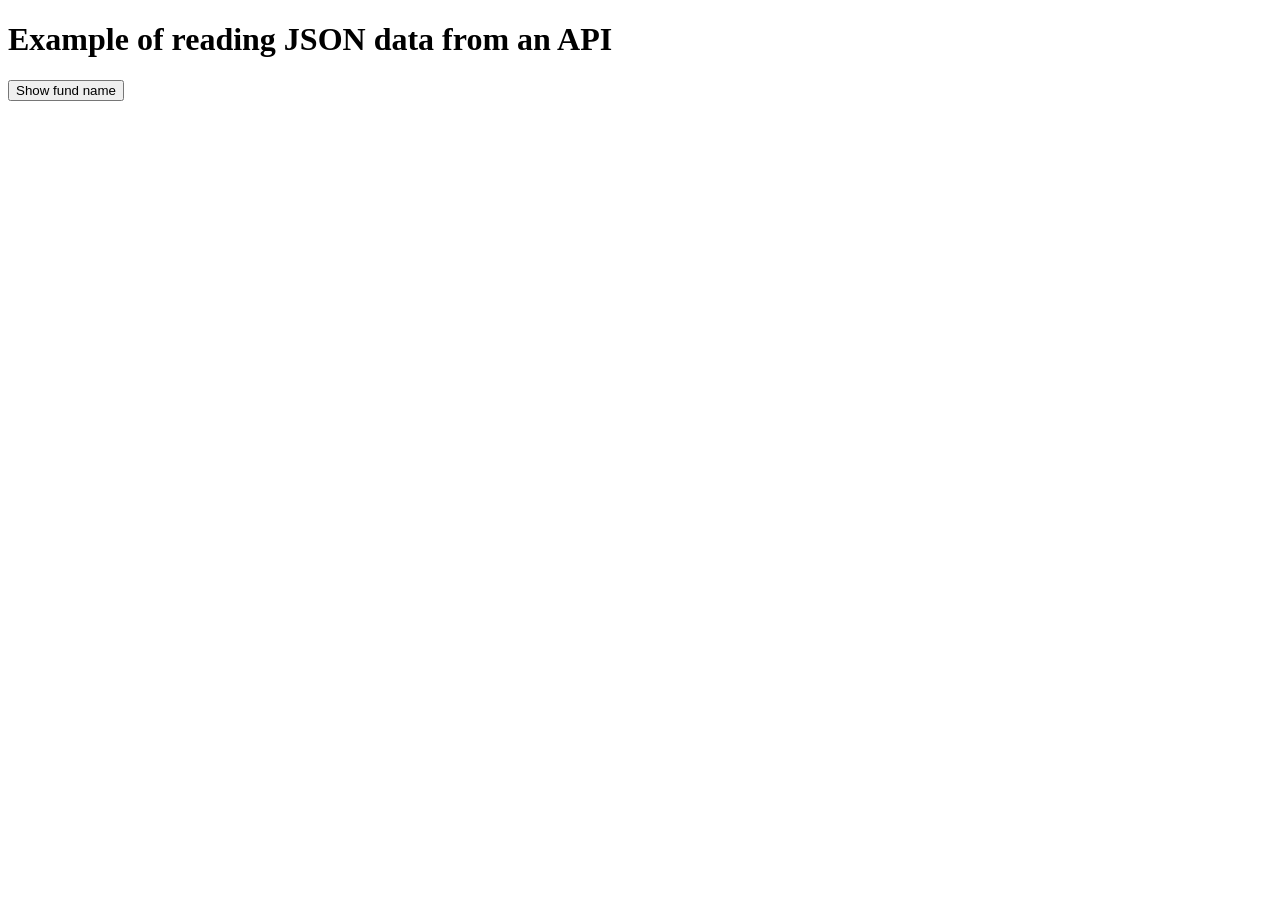
<file: Websites/Examples/Reading JSON data from API.html>
<!DOCTYPE html>
<html>
<body>

<h1 id="header">Example of reading JSON data from an API</h1>
<p id="fundname"></p>
<button type="button" onclick="buttonClicked()">Show fund name</button>

<div id="output"></div>

<script>
// Define the API URL
const apiUrl = 'https://rubricsapiapp.azurewebsites.net/api/FundPerformance';
var fundName = "not set";

// Make a GET request
fetch(apiUrl)
  .then(response => {
    if (!response.ok) {
      if (response.status === 404) {
        throw new Error('Data not found');
      } else if (response.status === 500) {
        throw new Error('Server error');
      } else {
        throw new Error('Network response was not ok');
      }
    }
    return response.json();
  })
  .then(data => {

	fundname = data[0].FundName;
	
	let table = "<table border='1'><hr><th>Fund</th><th>Share Class</th><th>NAV</th></hr>";
	
	for (let i in data) {
	  table += `<tr><td>${data[i].FundName}</td><td>${data[i].ShareClass}</td><td>${data[i].NAVpershare}</td></tr>`;
	}
	table += "</table>"


	document.getElementById("fundname").innerHTML = "not set";
    document.getElementById('output').innerHTML = table;
//    console.log(table);
  })
  .catch(error => {
    console.error('Error:', error);
  });
  
  function buttonClicked(){
	document.getElementById("fundname").innerHTML = fundname;
  }
</script>
</body>
</html>
</file>
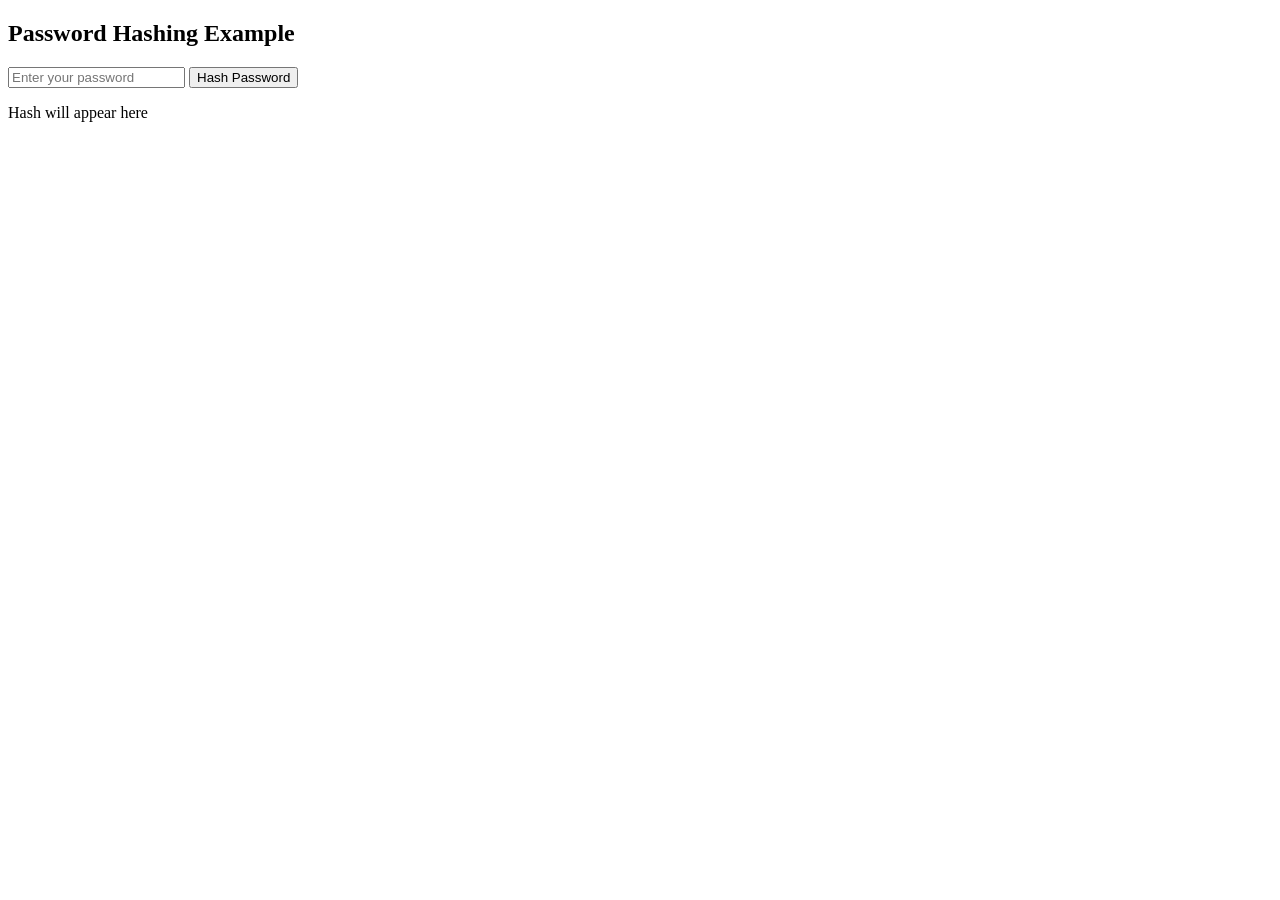
<file: Websites/Examples/TestPw.html>
<!DOCTYPE html>
<html>
<head>
  <title>Hash Password Example</title>
</head>
<body>
  <h2>Password Hashing Example</h2>
  <input type="password" id="password" placeholder="Enter your password">
  <button onclick="hashPassword()">Hash Password</button>
  <p id="hashedPassword">Hash will appear here</p>

  <script>
    async function hashPassword() {
      const password = document.getElementById("password").value;
      const encoder = new TextEncoder();
      const data = encoder.encode(password);
      const hash = await crypto.subtle.digest('SHA-256', data);
      
      // Convert hash to hex string
      const hashArray = Array.from(new Uint8Array(hash));
      const hashHex = hashArray.map(byte => byte.toString(16).padStart(2, '0')).join('');
      
      document.getElementById("hashedPassword").textContent = hashHex;
    }
  </script>
</body>
</html>
</file>
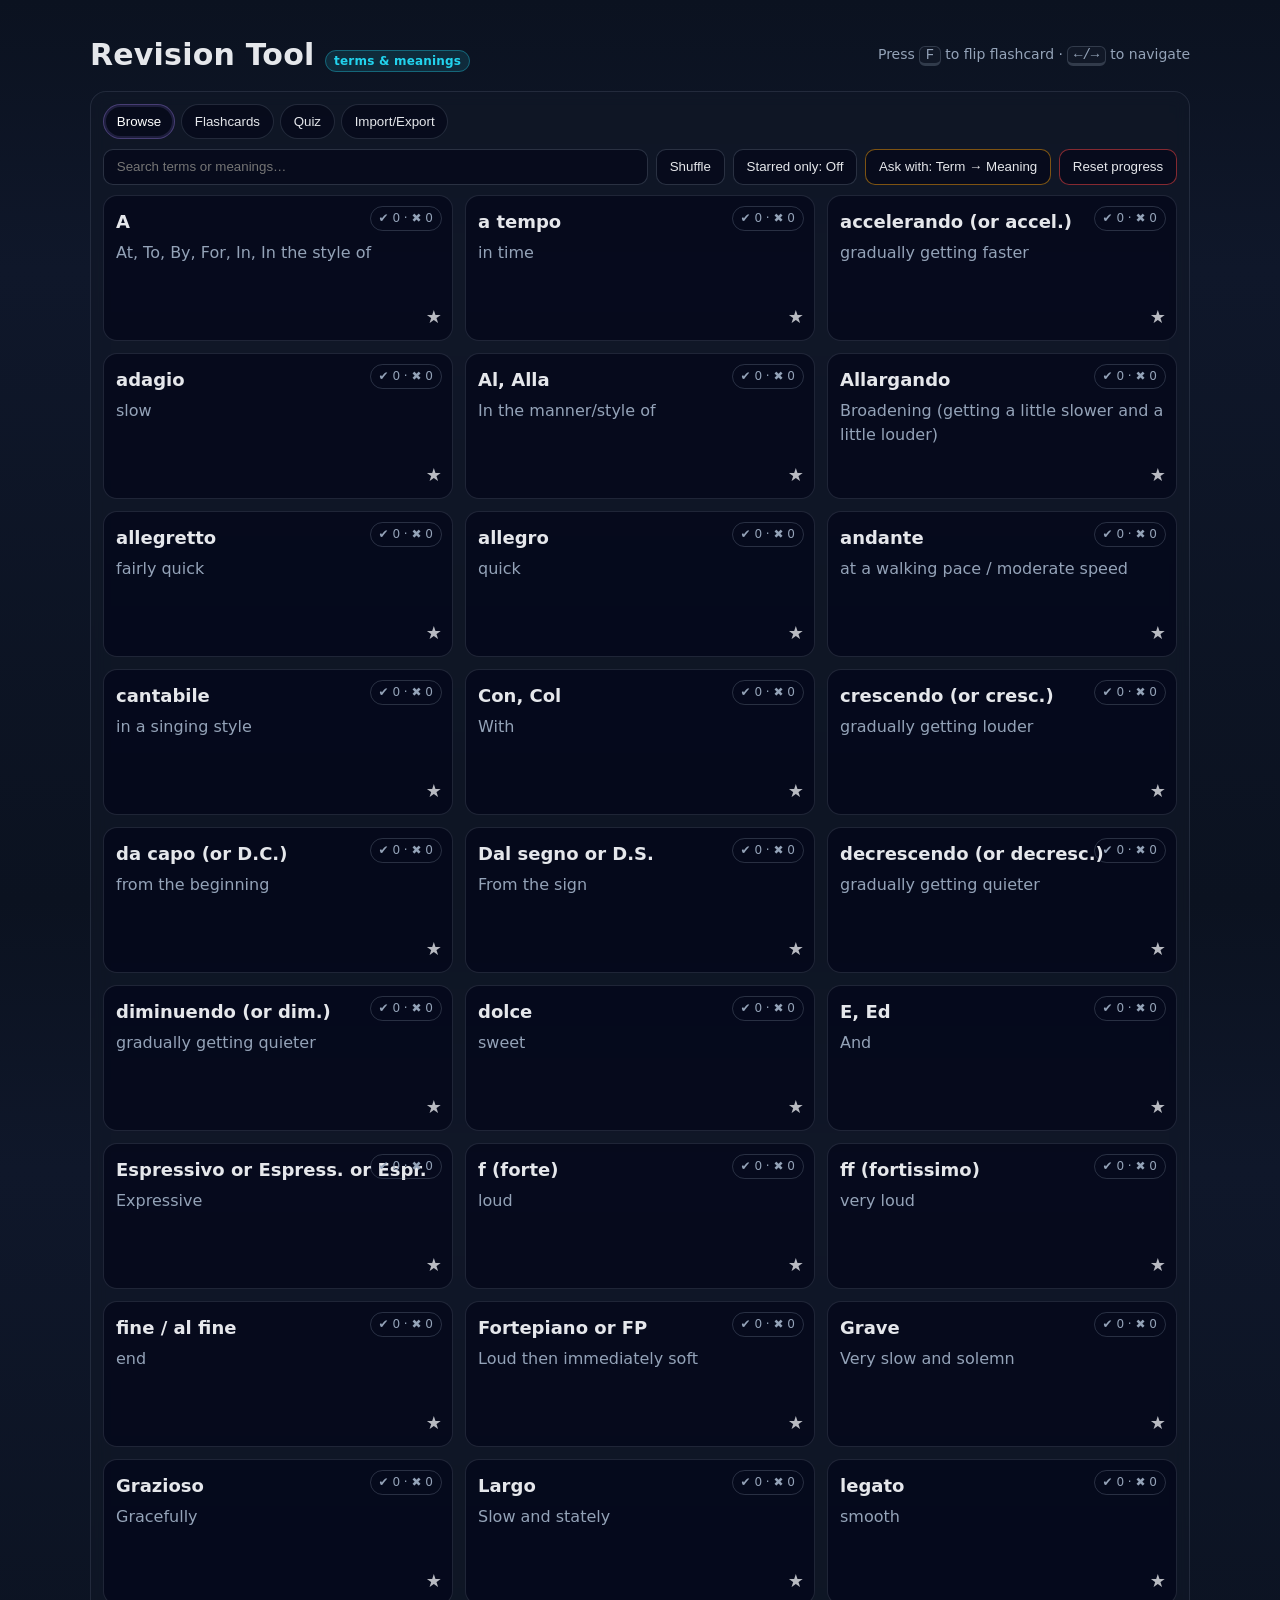
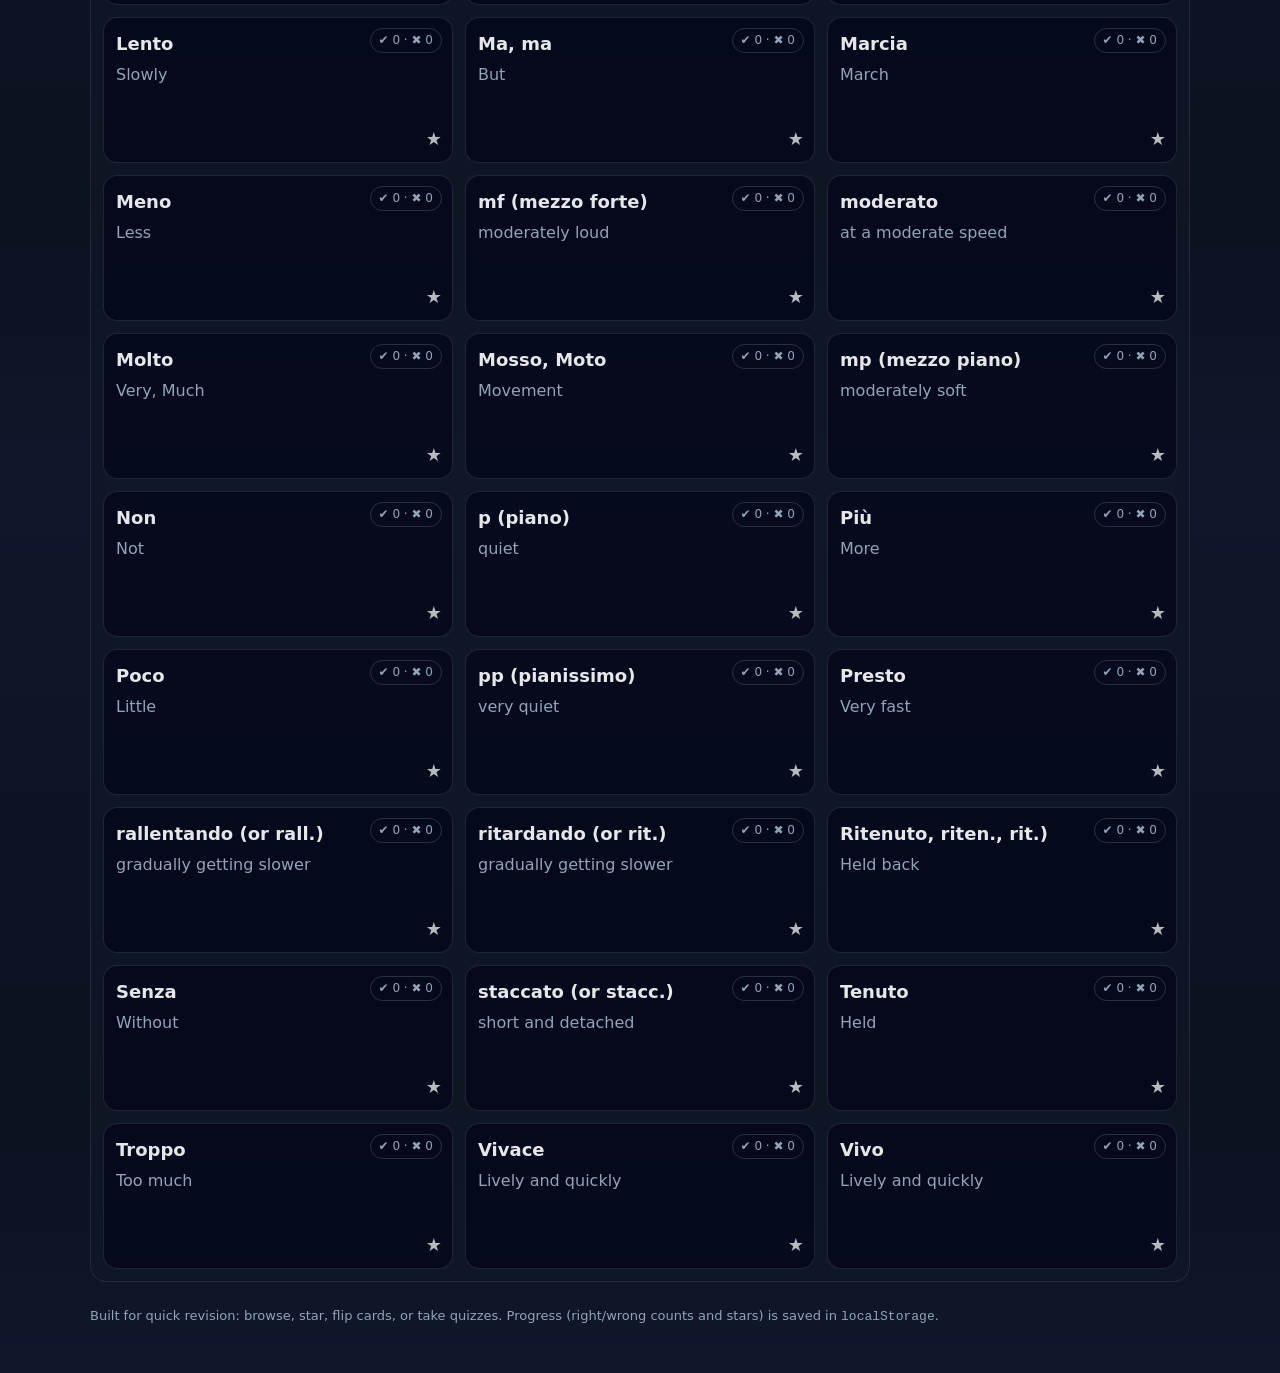
<file: Websites/Riefield.com/MusicTerms.html>
<!doctype html>
<html lang="en">
<head>
  <meta charset="utf-8" />
  <meta name="viewport" content="width=device-width, initial-scale=1" />
  <title>Revision Tool — Terms & Meanings</title>
  <style>
    :root{
      --bg:#0f172a;/* slate-900 */
      --panel:#111827;/* gray-900 */
      --card:#111827;
      --muted:#94a3b8;/* slate-400 */
      --text:#e5e7eb;/* gray-200 */
      --accent:#22d3ee;/* cyan-400 */
      --accent2:#a78bfa;/* violet-400 */
      --danger:#ef4444;/* red-500 */
      --ok:#22c55e;/* green-500 */
      --warn:#f59e0b;/* amber-500 */
      --radius:16px;
    }
    html,body{height:100%;}
    body{margin:0;background:linear-gradient(180deg,#0b1220,#0f172a 30%,#0b1220);color:var(--text);font:16px/1.5 system-ui,-apple-system,Segoe UI,Roboto,Ubuntu,Cantarell,"Noto Sans","Helvetica Neue",Arial,"Apple Color Emoji","Segoe UI Emoji";}
    .wrap{max-width:1100px;margin:32px auto;padding:0 16px 48px;}
    header{display:flex;gap:12px;align-items:center;justify-content:space-between;margin-bottom:14px}
    h1{font-size:clamp(20px,2.8vw,30px);margin:0;font-weight:800;letter-spacing:.2px}
    .badge{padding:.20rem .5rem;border-radius:999px;background:rgba(34,211,238,.12);color:var(--accent);border:1px solid rgba(34,211,238,.35);font-size:12px}
    .panel{background:rgba(17,24,39,.6);border:1px solid rgba(148,163,184,.15);backdrop-filter: blur(8px);border-radius:var(--radius);padding:12px}
    nav.tabs{display:flex;gap:6px;flex-wrap:wrap}
    .tab{border:1px solid rgba(148,163,184,.2);background:rgba(2,6,23,.6);padding:.55rem .8rem;border-radius:999px;color:var(--text);cursor:pointer;user-select:none}
    .tab.active{border-color:rgba(167,139,250,.4);box-shadow:0 0 0 2px rgba(167,139,250,.15) inset;color:#fff}
    .controls{display:flex;flex-wrap:wrap;gap:8px;margin:10px 0}
    .controls .grp{display:flex;gap:8px;flex-wrap:wrap}
    .btn{appearance:none;border:1px solid rgba(148,163,184,.25);background:rgba(2,6,23,.6);color:var(--text);padding:.55rem .8rem;border-radius:10px;cursor:pointer}
    .btn.primary{border-color:rgba(34,211,238,.5);background:linear-gradient(180deg,rgba(34,211,238,.25),rgba(2,6,23,.6));}
    .btn.ok{border-color:rgba(34,197,94,.5)}
    .btn.warn{border-color:rgba(245,158,11,.5)}
    .btn.danger{border-color:rgba(239,68,68,.55)}
    .btn:active{transform:translateY(1px)}
    .search{flex:1;min-width:220px;display:flex}
    .search input{flex:1;border:1px solid rgba(148,163,184,.25);background:rgba(2,6,23,.6);color:var(--text);padding:.6rem .8rem;border-radius:10px;outline:none}
    .grid{display:grid;grid-template-columns:repeat(auto-fill,minmax(260px,1fr));gap:12px}
    .card{background:rgba(2,6,23,.65);border:1px solid rgba(148,163,184,.18);border-radius:14px;padding:12px;min-height:120px;position:relative}
    .term{font-weight:700;font-size:18px;margin-bottom:6px}
    .meaning{color:var(--muted)}
    .pill{position:absolute;top:10px;right:10px;border:1px solid rgba(148,163,184,.25);border-radius:999px;padding:.15rem .5rem;font-size:12px;color:var(--muted)}
    .star{position:absolute;bottom:10px;right:10px;cursor:pointer;font-size:18px;opacity:.8}
    .star.active{color:var(--accent2);text-shadow:0 0 10px rgba(167,139,250,.5)}
    .flash{display:flex;flex-direction:column;align-items:center;gap:16px;margin-top:12px}
    .flashcard{width:min(720px,100%);min-height:200px;border-radius:18px;border:1px solid rgba(148,163,184,.25);background:rgba(2,6,23,.7);padding:18px;display:flex;flex-direction:column;justify-content:center;align-items:center;text-align:center}
    .flashcard .q{font-size:22px;font-weight:800}
    .flashcard .a{margin-top:12px;color:var(--muted);font-size:18px}
    .progress{height:8px;background:rgba(148,163,184,.25);border-radius:999px;overflow:hidden}
    .progress>div{height:100%;background:linear-gradient(90deg,var(--accent2),var(--accent));width:0%}
    .muted{color:var(--muted);font-size:14px}
    .mcq{display:grid;gap:8px;width:min(720px,100%)}
    .mcq .choice{border:1px solid rgba(148,163,184,.25);padding:.7rem .9rem;border-radius:12px;background:rgba(2,6,23,.7);cursor:pointer;text-align:left;color:var(--text);font-weight:600}
    .mcq .choice:hover,.mcq .choice:focus{outline:none;box-shadow:0 0 0 2px rgba(167,139,250,.35) inset}
    .mcq .choice:active{transform:translateY(1px)}
    .choice.correct{border-color:rgba(34,197,94,.6);box-shadow:0 0 0 2px rgba(34,197,94,.25) inset}
    .choice.wrong{border-color:rgba(239,68,68,.6);box-shadow:0 0 0 2px rgba(239,68,68,.2) inset}
    dialog{border:none;border-radius:16px;background:#0b1020;color:var(--text);padding:0;max-width:720px;width:95%}
    .dlg-h{display:flex;justify-content:space-between;align-items:center;padding:14px 16px;border-bottom:1px solid rgba(148,163,184,.2)}
    .dlg-b{padding:16px}
    textarea, input[type="file"]{width:100%;background:rgba(2,6,23,.7);color:var(--text);border:1px solid rgba(148,163,184,.25);border-radius:10px;padding:.6rem .8rem}
    .kbd{font-family:ui-monospace, SFMono-Regular, Menlo, Monaco, Consolas, "Liberation Mono", "Courier New", monospace;background:#111827;border:1px solid rgba(148,163,184,.25);border-bottom-width:3px;border-radius:6px;padding:0 .35rem}
    footer{margin-top:24px;color:var(--muted);font-size:13px}
  </style>
</head>
<body>
  <div class="wrap">
    <header>
      <h1>Revision Tool <span class="badge">terms & meanings</span></h1>
      <div class="muted">Press <span class="kbd">F</span> to flip flashcard · <span class="kbd">←/→</span> to navigate</div>
    </header>

    <div class="panel">
      <nav class="tabs" id="tabs">
        <button class="tab active" data-tab="browse">Browse</button>
        <button class="tab" data-tab="flash">Flashcards</button>
        <button class="tab" data-tab="quiz">Quiz</button>
        <button class="tab" data-tab="manage">Import/Export</button>
      </nav>

      <div class="controls" id="controls">
        <div class="search"><input id="q" placeholder="Search terms or meanings…"/></div>
        <div class="grp">
          <button class="btn" id="shuffleBtn">Shuffle</button>
          <button class="btn" id="starredBtn">Starred only: Off</button>
          <button class="btn warn" id="reverseBtn">Ask with: Term → Meaning</button>
          <button class="btn danger" id="resetBtn" title="Clears progress (not your data)">Reset progress</button>
        </div>
      </div>

      <section id="browse" class="view">
        <div class="grid" id="grid"></div>
      </section>

      <section id="flash" class="view" hidden>
        <div class="flash">
          <div class="progress"><div id="bar"></div></div>
          <div class="flashcard" id="flashcard">
            <div class="q" id="fcQ">Add some terms to begin</div>
            <div class="a" id="fcA" hidden></div>
          </div>
          <div class="grp">
            <button class="btn" id="prev">← Prev</button>
            <button class="btn primary" id="flip">Flip (F)</button>
            <button class="btn" id="next">Next →</button>
            <button class="btn ok" id="gotIt">I knew it</button>
            <button class="btn" id="retry">Needs work</button>
          </div>
          <div class="muted">Spaced practice: items you mark as “Needs work” will appear more often.</div>
        </div>
      </section>

      <section id="quiz" class="view" hidden>
        <div class="flash">
          <div class="progress"><div id="qbar"></div></div>
          <div class="flashcard">
            <div class="q" id="mqQ">Add some terms to begin</div>
          </div>
          <div class="mcq" id="choices"></div>
        </div>
      </section>

      <section id="manage" class="view" hidden>
        <div class="dlg-b">
          <p><strong>Quick import</strong> (paste lines like <code>term : meaning</code> or CSV “term,meaning”):</p>
          <textarea id="bulk" rows="8" placeholder="e.g.\nCPU : Central Processing Unit\nRAM : Random Access Memory\n…"></textarea>
          <div class="grp" style="margin-top:8px">
            <button class="btn primary" id="parse">Add to deck</button>
            <button class="btn" id="example">Load example</button>
            <button class="btn" id="exportJson">Export JSON</button>
            <label class="btn"><input type="file" id="file" accept=".json,.csv,.txt" hidden/> Import file…</label>
            <button class="btn danger" id="wipe">Wipe ALL terms</button>
          </div>
          <p class="muted">Data is stored locally in your browser (no servers). You can export/import to move devices.</p>
        </div>
      </section>
    </div>

    <footer>
      Built for quick revision: browse, star, flip cards, or take quizzes. Progress (right/wrong counts and stars) is saved in <code>localStorage</code>.
    </footer>
  </div>

  <script>
    // ---------- Storage & state ----------
    const LS_KEY = 'rev_terms_v1';
    let state = {
      items: [], // {id, term, meaning, starred, right, wrong}
      order: [],
      showStarred: false,
      reverse: false, // false: Term->Meaning, true: Meaning->Term
      idx: 0,
      rng: Math.random,
    };

    function save(){ localStorage.setItem(LS_KEY, JSON.stringify({items: state.items})); }
    function load(){ try{ const d = JSON.parse(localStorage.getItem(LS_KEY)||'{}'); if(Array.isArray(d.items)) state.items = d.items; }catch(e){} }

    // ---------- Helpers ----------
    const byId = id => document.getElementById(id);
    const grid = byId('grid');
    function uid(){ return Math.random().toString(36).slice(2,9); }
    function shuffle(arr){ for(let i=arr.length-1;i>0;i--){ const j=Math.floor(Math.random()*(i+1)); [arr[i],arr[j]]=[arr[j],arr[i]]; } return arr; }
    function filtered(){
      const q = byId('q').value.trim().toLowerCase();
      const source = state.items.filter(x=> !state.showStarred || x.starred);
      return source.filter(x=> (x.term+" "+x.meaning).toLowerCase().includes(q));
    }

    // ---------- UI: Tabs ----------
    const tabs = document.querySelectorAll('.tab');
    const views = { browse:byId('browse'), flash:byId('flash'), quiz:byId('quiz'), manage:byId('manage') };
    tabs.forEach(t=>t.addEventListener('click',()=>{
      tabs.forEach(x=>x.classList.remove('active'));
      t.classList.add('active');
      Object.values(views).forEach(v=>v.hidden=true);
      views[t.dataset.tab].hidden=false;
      if(t.dataset.tab==='flash') setupFlash();
      if(t.dataset.tab==='quiz') setupQuiz();
      render();
    }));

    // ---------- Render: Browse grid ----------
    function render(){
      // Controls labels
      byId('starredBtn').textContent = `Starred only: ${state.showStarred? 'On':'Off'}`;
      byId('reverseBtn').textContent = `Ask with: ${state.reverse? 'Meaning → Term':'Term → Meaning'}`;

      const list = filtered();
      grid.innerHTML = '';
      if(!list.length){ grid.innerHTML = `<div class="muted">No items. Add some in <strong>Import/Export</strong>.</div>`; return; }
      for(const it of list){
        const card = document.createElement('div'); card.className='card';
        const star = document.createElement('div'); star.className='star'+(it.starred?' active':''); star.textContent='★';
        star.title = it.starred? 'Unstar':'Star';
        star.onclick = ()=>{ it.starred=!it.starred; save(); render(); };
        const pill = document.createElement('div'); pill.className='pill'; pill.textContent = `✔ ${it.right||0} · ✖ ${it.wrong||0}`;
        const term = document.createElement('div'); term.className='term'; term.textContent = it.term;
        const m = document.createElement('div'); m.className='meaning'; m.textContent = it.meaning;
        card.append(pill, term, m, star); grid.append(card);
      }
    }

    // ---------- Import / Export ----------
    function addItems(arr){
      for(const a of arr){
        if(!a.term || !a.meaning) continue;
        state.items.push({id:uid(), term:a.term.trim(), meaning:a.meaning.trim(), starred:false, right:0, wrong:0});
      }
      save();
      rebuildOrder();
      render();
    }

    function parseLines(text){
      const out=[];
      text.split(/\n+/).forEach(line=>{
        line=line.trim(); if(!line) return;
        // term : meaning  |  term - meaning  |  CSV: term,meaning
        let m=line.match(/^([^,:\-]+)\s*[:\-,]\s*(.+)$/);
        if(m){ out.push({term:m[1], meaning:m[2]}); }
        else{ // fallback: single word lines ignored
          const p=line.split(',');
          if(p.length>=2) out.push({term:p[0], meaning:p.slice(1).join(',')});
        }
      });
      return out;
    }

    byId('parse').onclick=()=>{ addItems(parseLines(byId('bulk').value)); byId('bulk').value=''; };
    byId('example').onclick=()=>{
      byId('bulk').value = `CPU : Central Processing Unit\nRAM : Random Access Memory\nGPU : Graphics Processing Unit\nHTTP : Hypertext Transfer Protocol\nJSON : JavaScript Object Notation`;
    };
    byId('exportJson').onclick=()=>{
      const blob = new Blob([JSON.stringify({items:state.items},null,2)], {type:'application/json'});
      const a=document.createElement('a'); a.href=URL.createObjectURL(blob); a.download='revision_terms.json'; a.click();
    };
    byId('file').onchange=(e)=>{
      const f=e.target.files[0]; if(!f) return;
      const r=new FileReader(); r.onload=()=>{
        try{
          if(f.name.endsWith('.json')){ const d=JSON.parse(r.result); if(d.items) addItems(d.items); else throw new Error('No items[] in JSON'); }
          else { addItems(parseLines(r.result)); }
        }catch(err){ alert('Import failed: '+err.message); }
      }; r.readAsText(f);
      e.target.value='';
    };
    byId('wipe').onclick=()=>{ if(confirm('Delete ALL terms?')){ state.items=[]; save(); render(); } };

    // ---------- Flashcards ----------
    let deck=[]; // working set after filters
    function rebuildOrder(){
      const list = filtered();
      deck = list.slice();
      shuffle(deck);
      state.order = deck.map(x=>x.id);
      state.idx=0;
    }
    function currentItem(){
      if(!deck.length) return null;
      return deck[state.idx] || deck[0];
    }

    function setupFlash(){ rebuildOrder(); drawFlash(); }

    function drawFlash(){
      const item = currentItem();
      const fcQ = byId('fcQ'), fcA = byId('fcA');
      if(!item){ fcQ.textContent='Add some terms to begin'; fcA.hidden=true; return; }
      fcA.hidden=true;
      fcQ.textContent = state.reverse ? item.meaning : item.term;
      fcA.textContent = state.reverse ? item.term : item.meaning;
      const pct = deck.length? ((state.idx+1)/deck.length*100)|0 : 0; byId('bar').style.width=pct+'%';
    }

    function next(n){ if(!deck.length) return; state.idx = (state.idx + n + deck.length) % deck.length; drawFlash(); }

    byId('flip').onclick=()=>{ const a=byId('fcA'); a.hidden=!a.hidden; };
    byId('prev').onclick=()=>next(-1);
    byId('next').onclick=()=>next(1);
    byId('gotIt').onclick=()=>{ const it=currentItem(); if(it){ it.right=(it.right||0)+1; save(); next(1);} };
    byId('retry').onclick=()=>{ const it=currentItem(); if(it){ it.wrong=(it.wrong||0)+1; save(); // reinsert sooner
      const i=state.idx; deck.splice(i+2,0,deck.splice(i,1)[0]); drawFlash(); } };

    // ---------- Quiz (multiple choice) ----------
    let qIdx=0, qSet=[];
    function setupQuiz(){
      const list = filtered(); if(list.length<4){ byId('mqQ').textContent='Need at least 4 items for a quiz.'; byId('choices').innerHTML=''; return; }
      qSet = shuffle(list.slice()).slice(0,Math.min(30,list.length));
      qIdx=0; drawMCQ();
    }
    function drawMCQ(){
      const qbar = byId('qbar'); qbar.style.width = (qSet.length? ((qIdx)/qSet.length*100):0)+'%';
      const q = qSet[qIdx]; if(!q){ byId('mqQ').textContent='Done! Start again via Shuffle or switch tabs.'; byId('choices').innerHTML=''; return; }
      const ask = state.reverse ? q.meaning : q.term;
      const ans = state.reverse ? q.term : q.meaning;
      byId('mqQ').textContent = ask;
      const pool = shuffle(state.items.filter(x=>x.id!==q.id)).slice(0,3).map(x=> state.reverse? x.term : x.meaning);
      const opts = shuffle([ans, ...pool]);
      const box = byId('choices'); box.innerHTML='';
      opts.forEach(opt=>{
        const b=document.createElement('button'); b.className='choice'; b.textContent=opt; b.onclick=()=>{
          const correct = opt===ans; b.classList.add(correct?'correct':'wrong');
          if(correct){ q.right=(q.right||0)+1; save(); setTimeout(()=>{ qIdx++; drawMCQ(); }, 350); }
          else{ q.wrong=(q.wrong||0)+1; save(); [...box.children].forEach(c=>{ if(c.textContent===ans) c.classList.add('correct'); }); }
        }; box.appendChild(b);
      });
    }

    // ---------- Controls & bindings ----------
    byId('shuffleBtn').onclick=()=>{ rebuildOrder(); render(); if(!views.flash.hidden) drawFlash(); if(!views.quiz.hidden) setupQuiz(); };
    byId('starredBtn').onclick=()=>{ state.showStarred=!state.showStarred; rebuildOrder(); render(); };
    byId('reverseBtn').onclick=()=>{ state.reverse=!state.reverse; rebuildOrder(); render(); if(!views.flash.hidden) drawFlash(); if(!views.quiz.hidden) setupQuiz(); };
    byId('resetBtn').onclick=()=>{ if(confirm('Reset right/wrong counters for all items?')){ state.items.forEach(i=>{i.right=0;i.wrong=0}); save(); render(); }};
    byId('q').addEventListener('input',()=>{ render(); });

    // Keyboard shortcuts
    window.addEventListener('keydown',(e)=>{
      if(views.flash.hidden) return;
      if(e.key==='ArrowRight'){ next(1); }
      if(e.key==='ArrowLeft'){ next(-1); }
      if(e.key.toLowerCase()==='f'){ byId('flip').click(); }
    });

    // Init
    load();
    // Preload Colin's music terms if deck is empty
    if(!state.items || !state.items.length){
      const PRELOAD = [
        {term:'A', meaning:'At, To, By, For, In, In the style of'},
        {term:'a tempo', meaning:'in time'},
        {term:'accelerando (or accel.)', meaning:'gradually getting faster'},
        {term:'adagio', meaning:'slow'},
        {term:'Al, Alla', meaning:'In the manner/style of'},
        {term:'Allargando', meaning:'Broadening (getting a little slower and a little louder)'},
        {term:'allegretto', meaning:'fairly quick'},
        {term:'allegro', meaning:'quick'},
        {term:'andante', meaning:'at a walking pace / moderate speed'},
        {term:'cantabile', meaning:'in a singing style'},
        {term:'Con, Col', meaning:'With'},
        {term:'crescendo (or cresc.)', meaning:'gradually getting louder'},
        {term:'da capo (or D.C.)', meaning:'from the beginning'},
        {term:'Dal segno or D.S.', meaning:'From the sign'},
        {term:'decrescendo (or decresc.)', meaning:'gradually getting quieter'},
        {term:'diminuendo (or dim.)', meaning:'gradually getting quieter'},
        {term:'dolce', meaning:'sweet'},
        {term:'E, Ed', meaning:'And'},
        {term:'Espressivo or Espress. or Espr.', meaning:'Expressive'},
        {term:'f (forte)', meaning:'loud'},
        {term:'ff (fortissimo)', meaning:'very loud'},
        {term:'fine / al fine', meaning:'end'},
        {term:'Fortepiano or FP', meaning:'Loud then immediately soft'},
        {term:'Grave', meaning:'Very slow and solemn'},
        {term:'Grazioso', meaning:'Gracefully'},
        {term:'Largo', meaning:'Slow and stately'},
        {term:'legato', meaning:'smooth'},
        {term:'Lento', meaning:'Slowly'},
        {term:'Ma, ma', meaning:'But'},
        {term:'Marcia', meaning:'March'},
        {term:'Meno', meaning:'Less'},
        {term:'mf (mezzo forte)', meaning:'moderately loud'},
        {term:'moderato', meaning:'at a moderate speed'},
        {term:'Molto', meaning:'Very, Much'},
        {term:'Mosso, Moto', meaning:'Movement'},
        {term:'mp (mezzo piano)', meaning:'moderately soft'},
        {term:'Non', meaning:'Not'},
        {term:'p (piano)', meaning:'quiet'},
        {term:'Più', meaning:'More'},
        {term:'Poco', meaning:'Little'},
        {term:'pp (pianissimo)', meaning:'very quiet'},
        {term:'Presto', meaning:'Very fast'},
        {term:'rallentando (or rall.)', meaning:'gradually getting slower'},
        {term:'ritardando (or rit.)', meaning:'gradually getting slower'},
        {term:'Ritenuto, riten., rit.)', meaning:'Held back'},
        {term:'Senza', meaning:'Without'},
        {term:'staccato (or stacc.)', meaning:'short and detached'},
        {term:'Tenuto', meaning:'Held'},
        {term:'Troppo', meaning:'Too much'},
        {term:'Vivace', meaning:'Lively and quickly'},
        {term:'Vivo', meaning:'Lively and quickly'}
      ];
      addItems(PRELOAD);
    }
    render();
  </script>
</body>
</html>
</file>
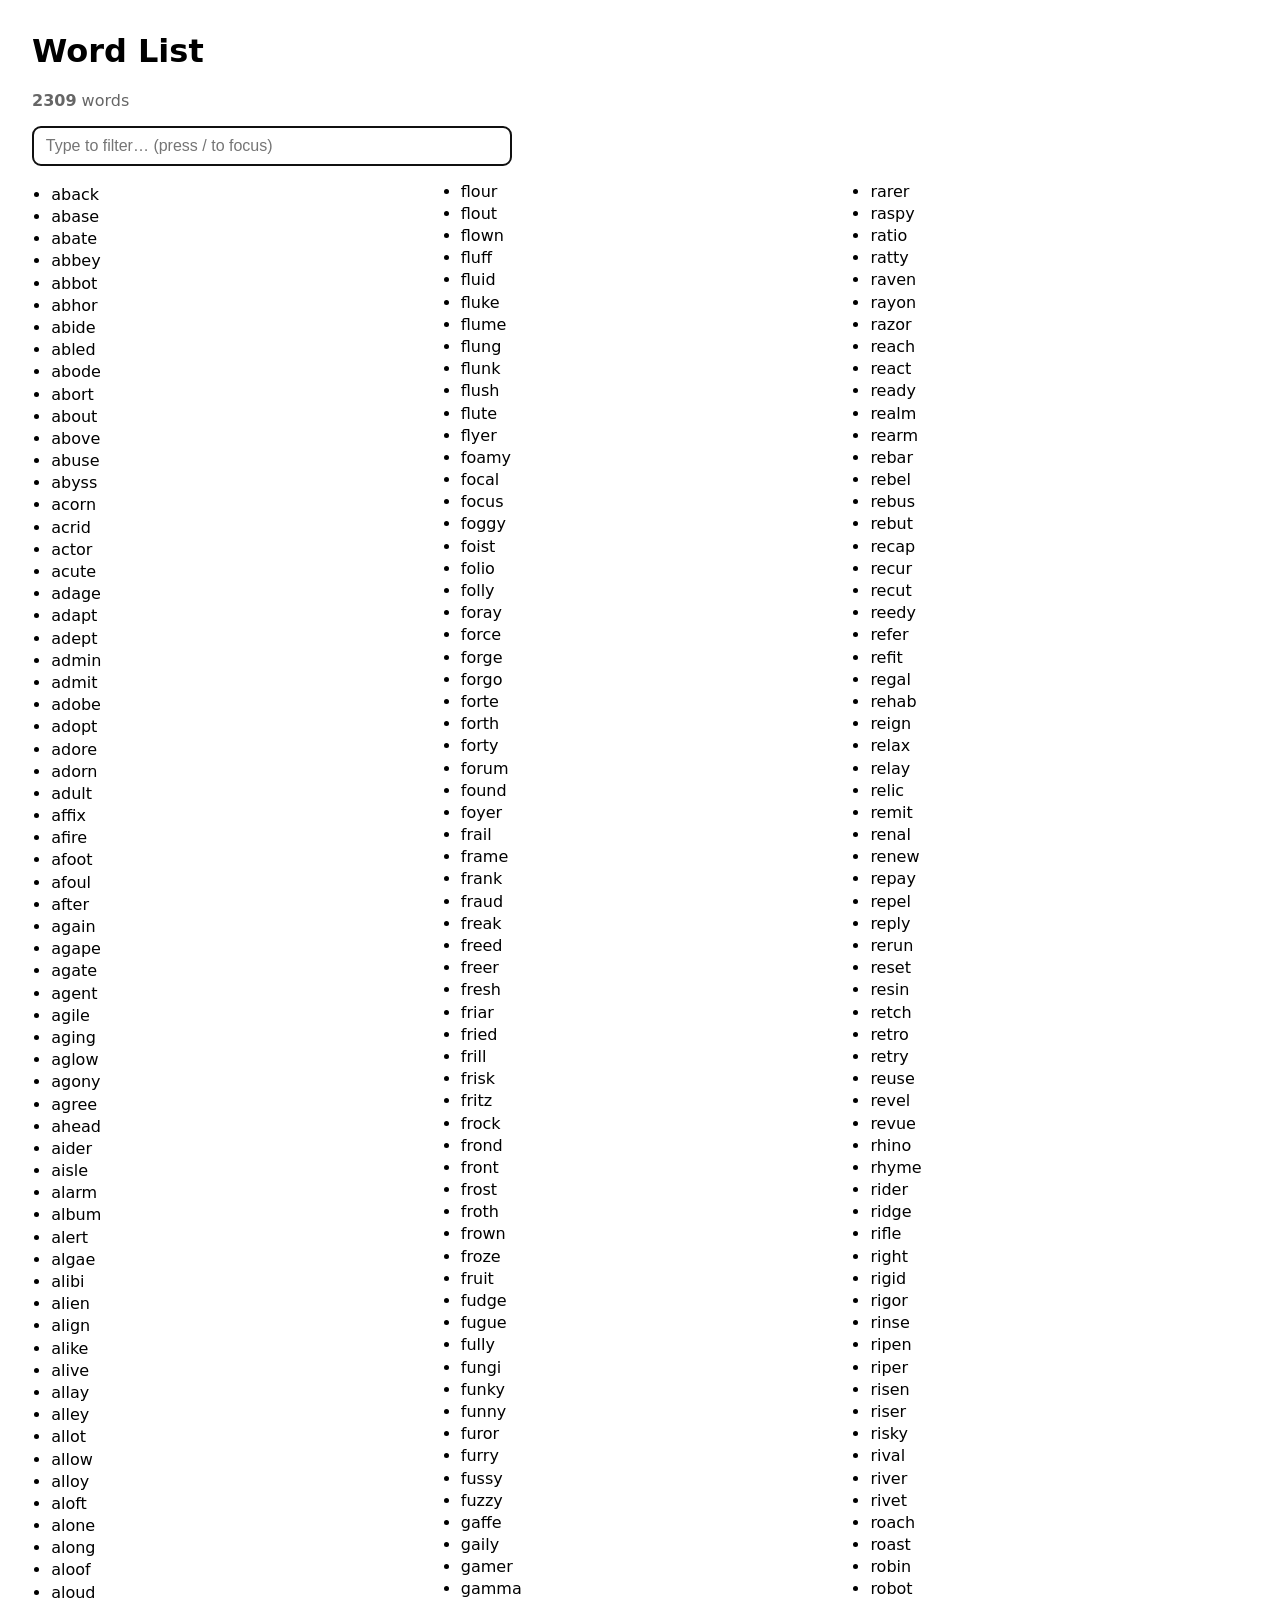
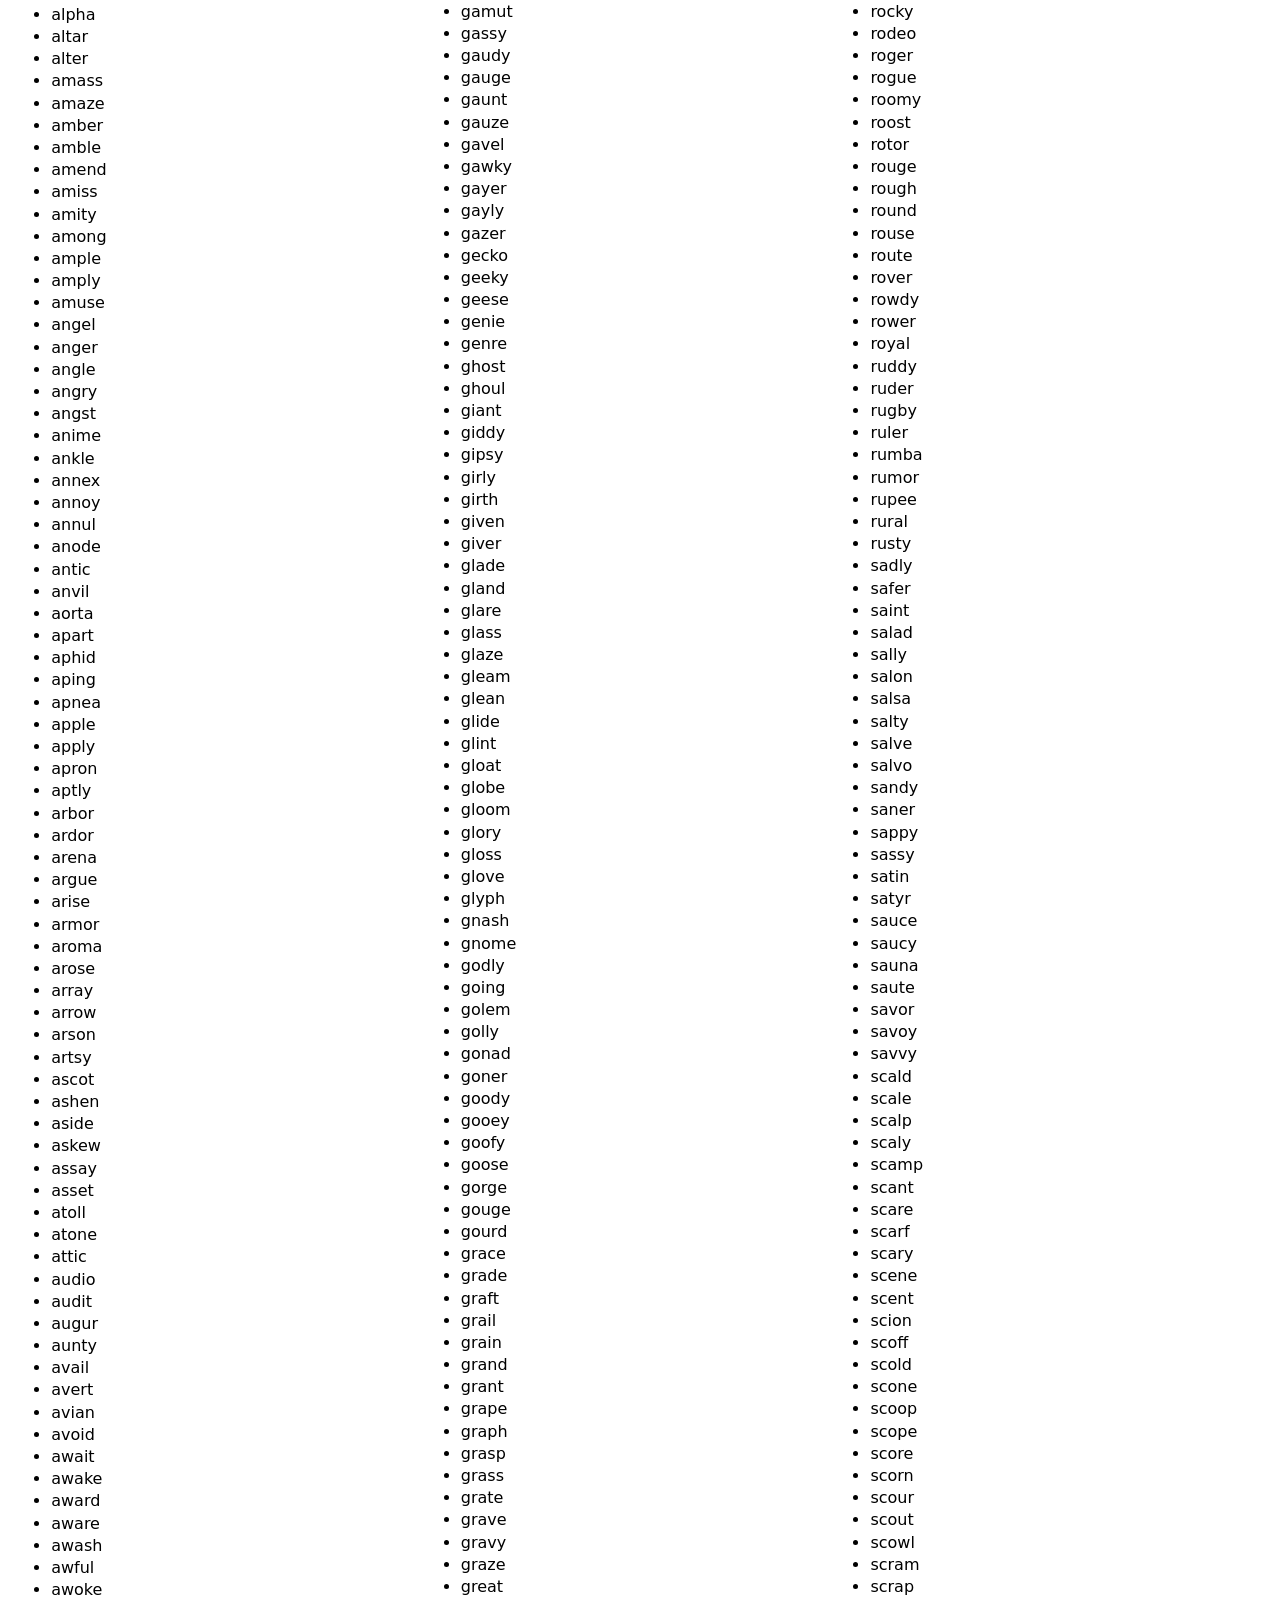
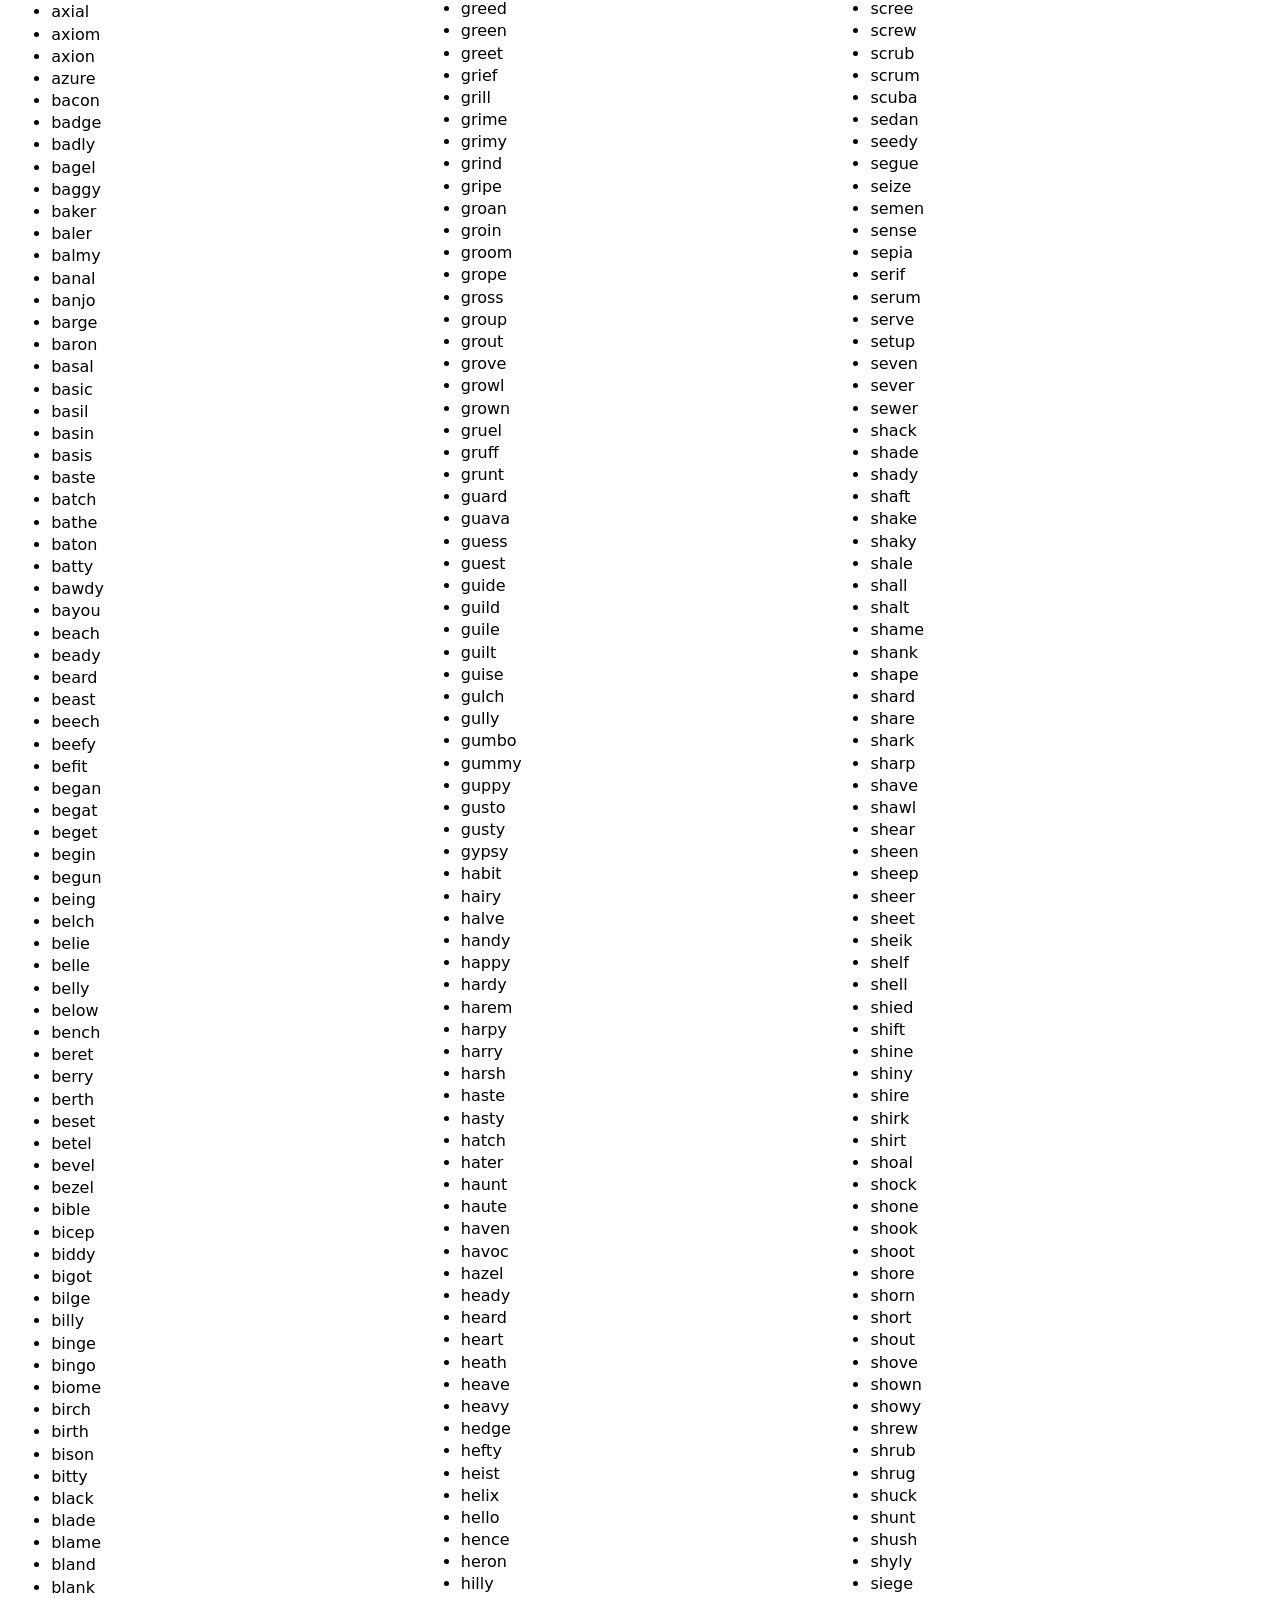
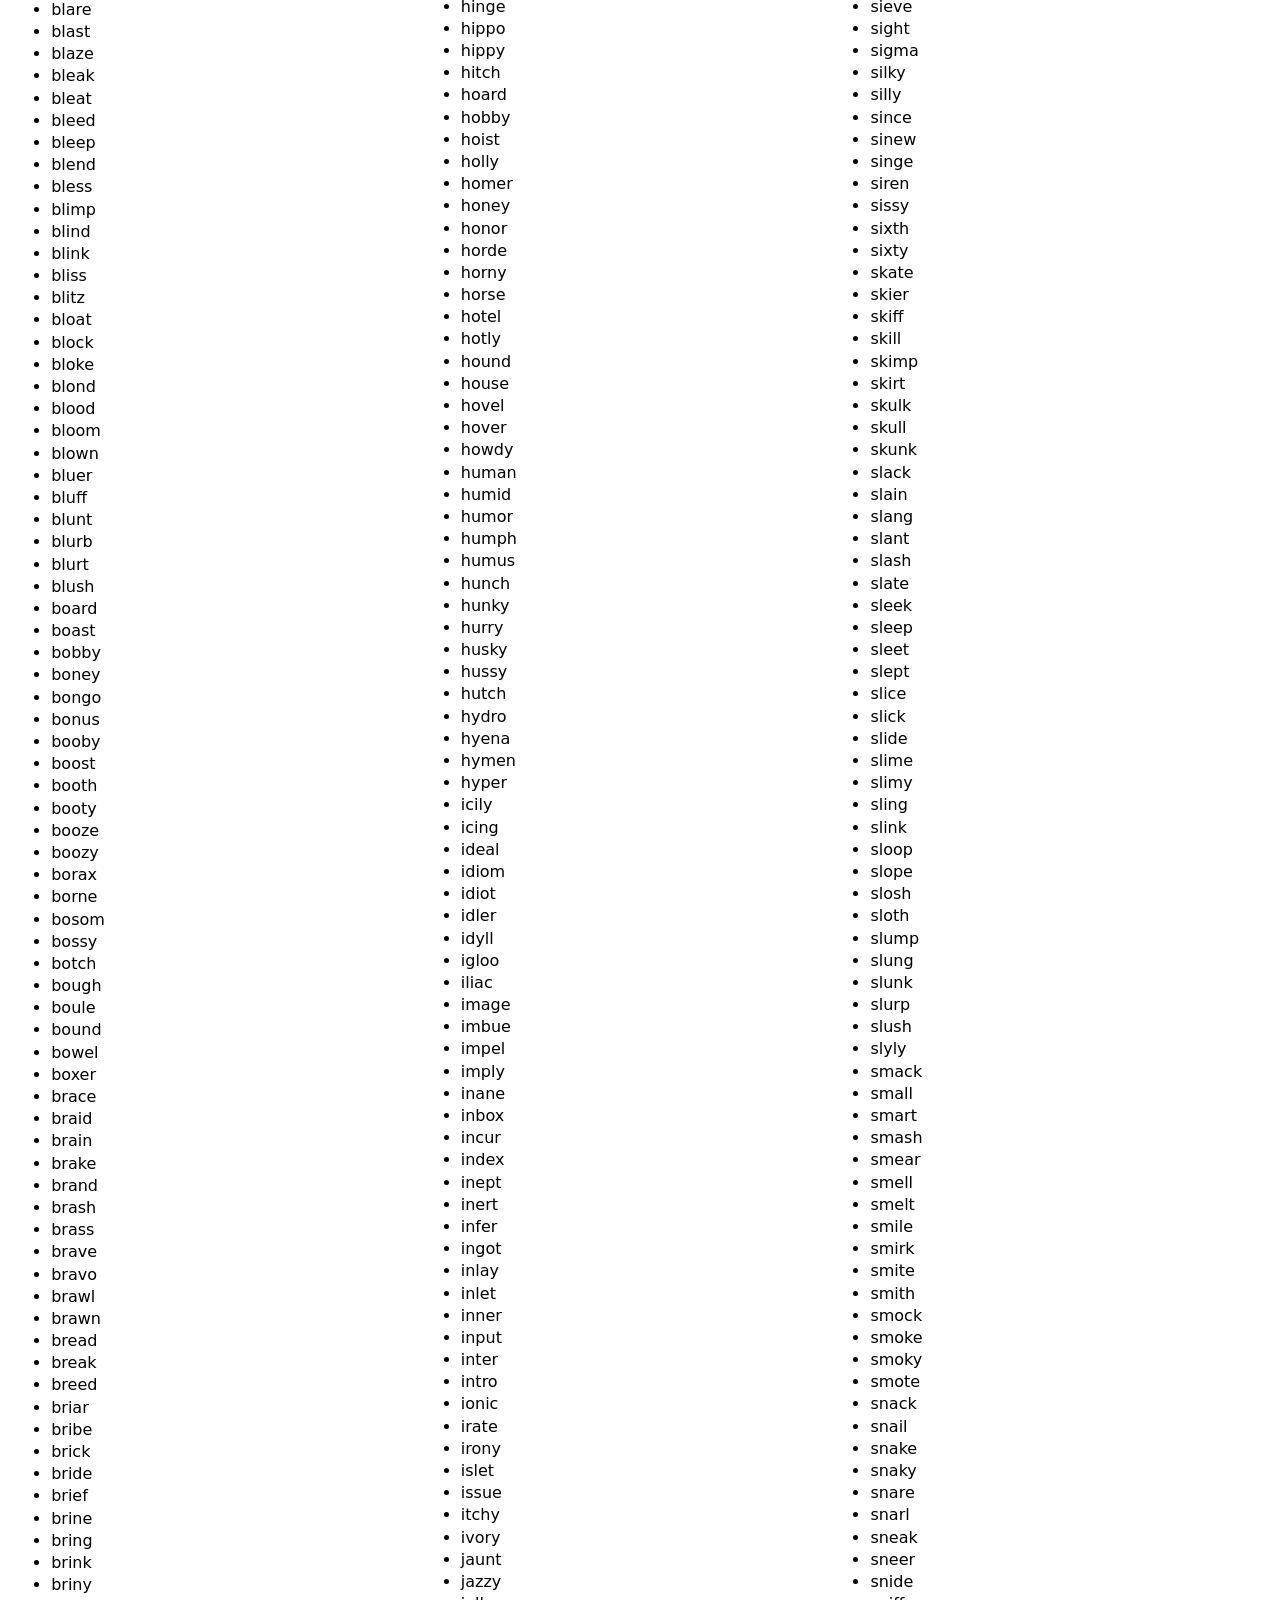
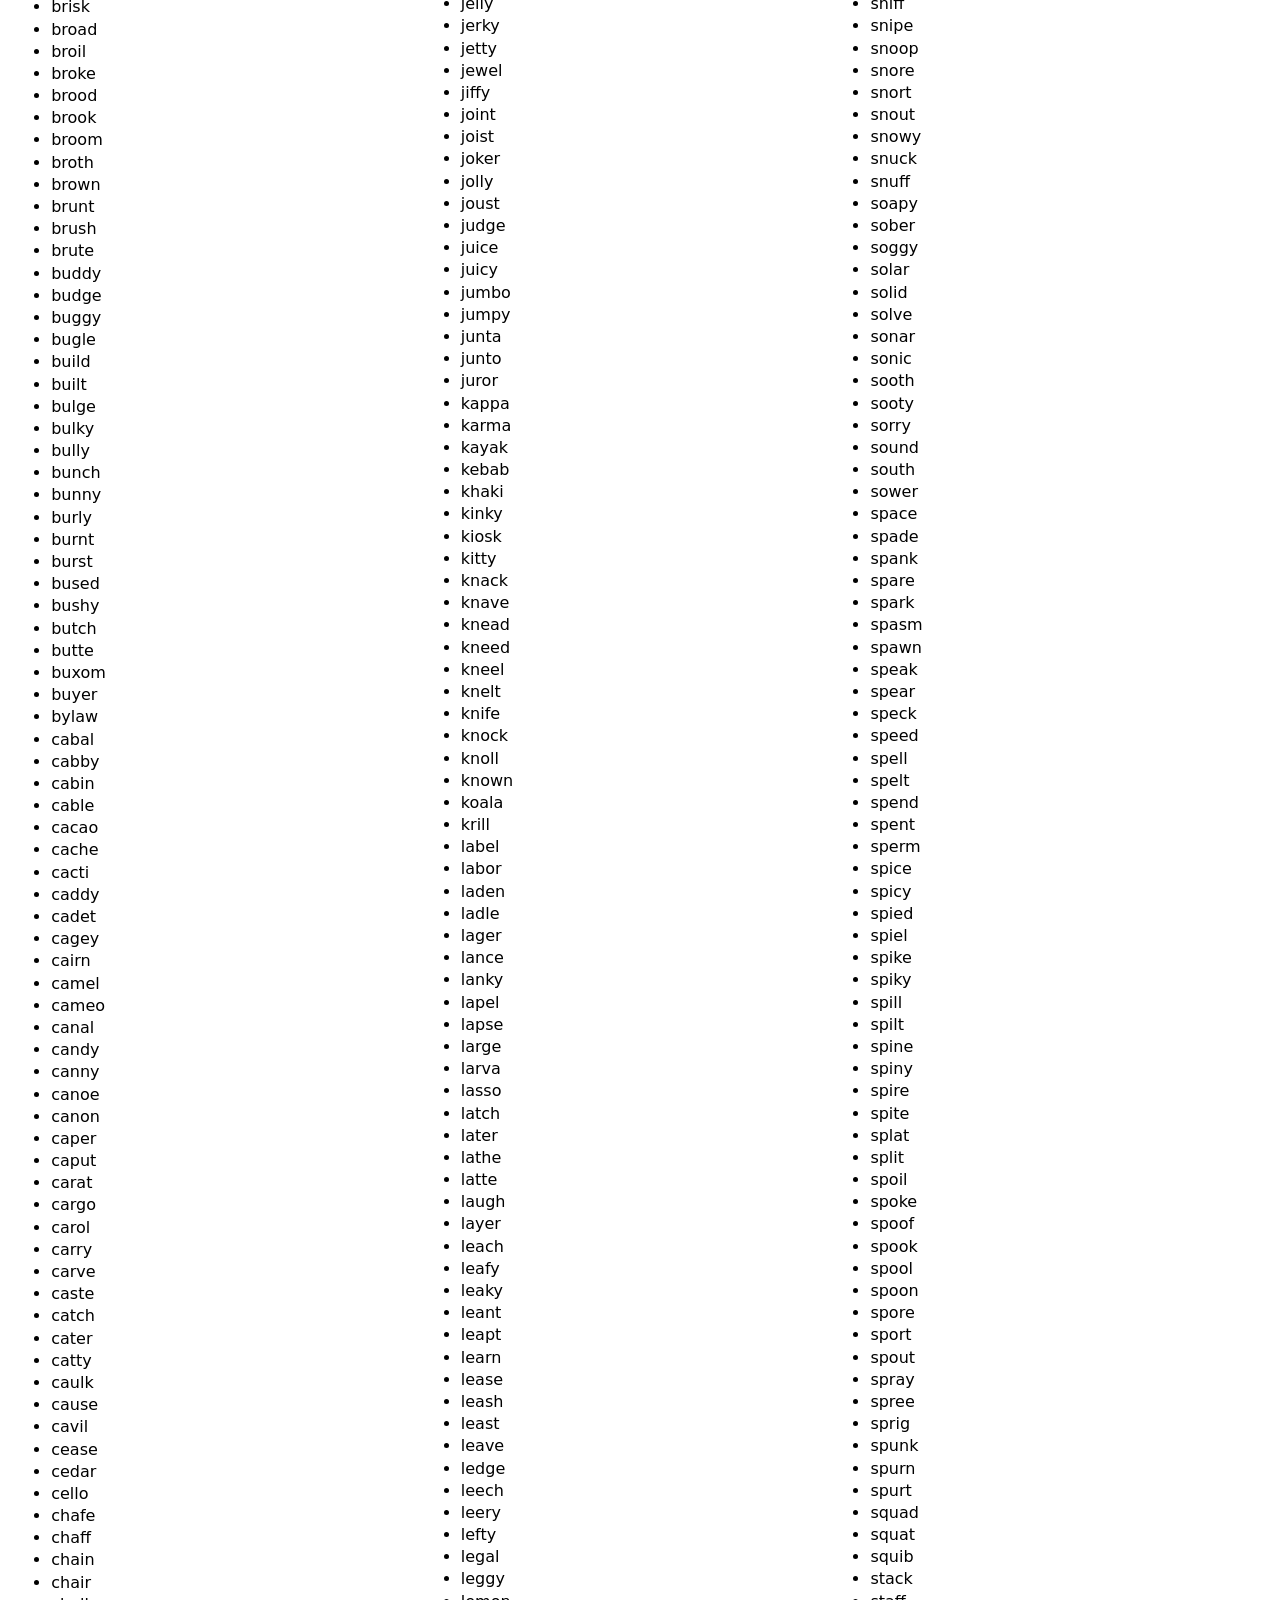
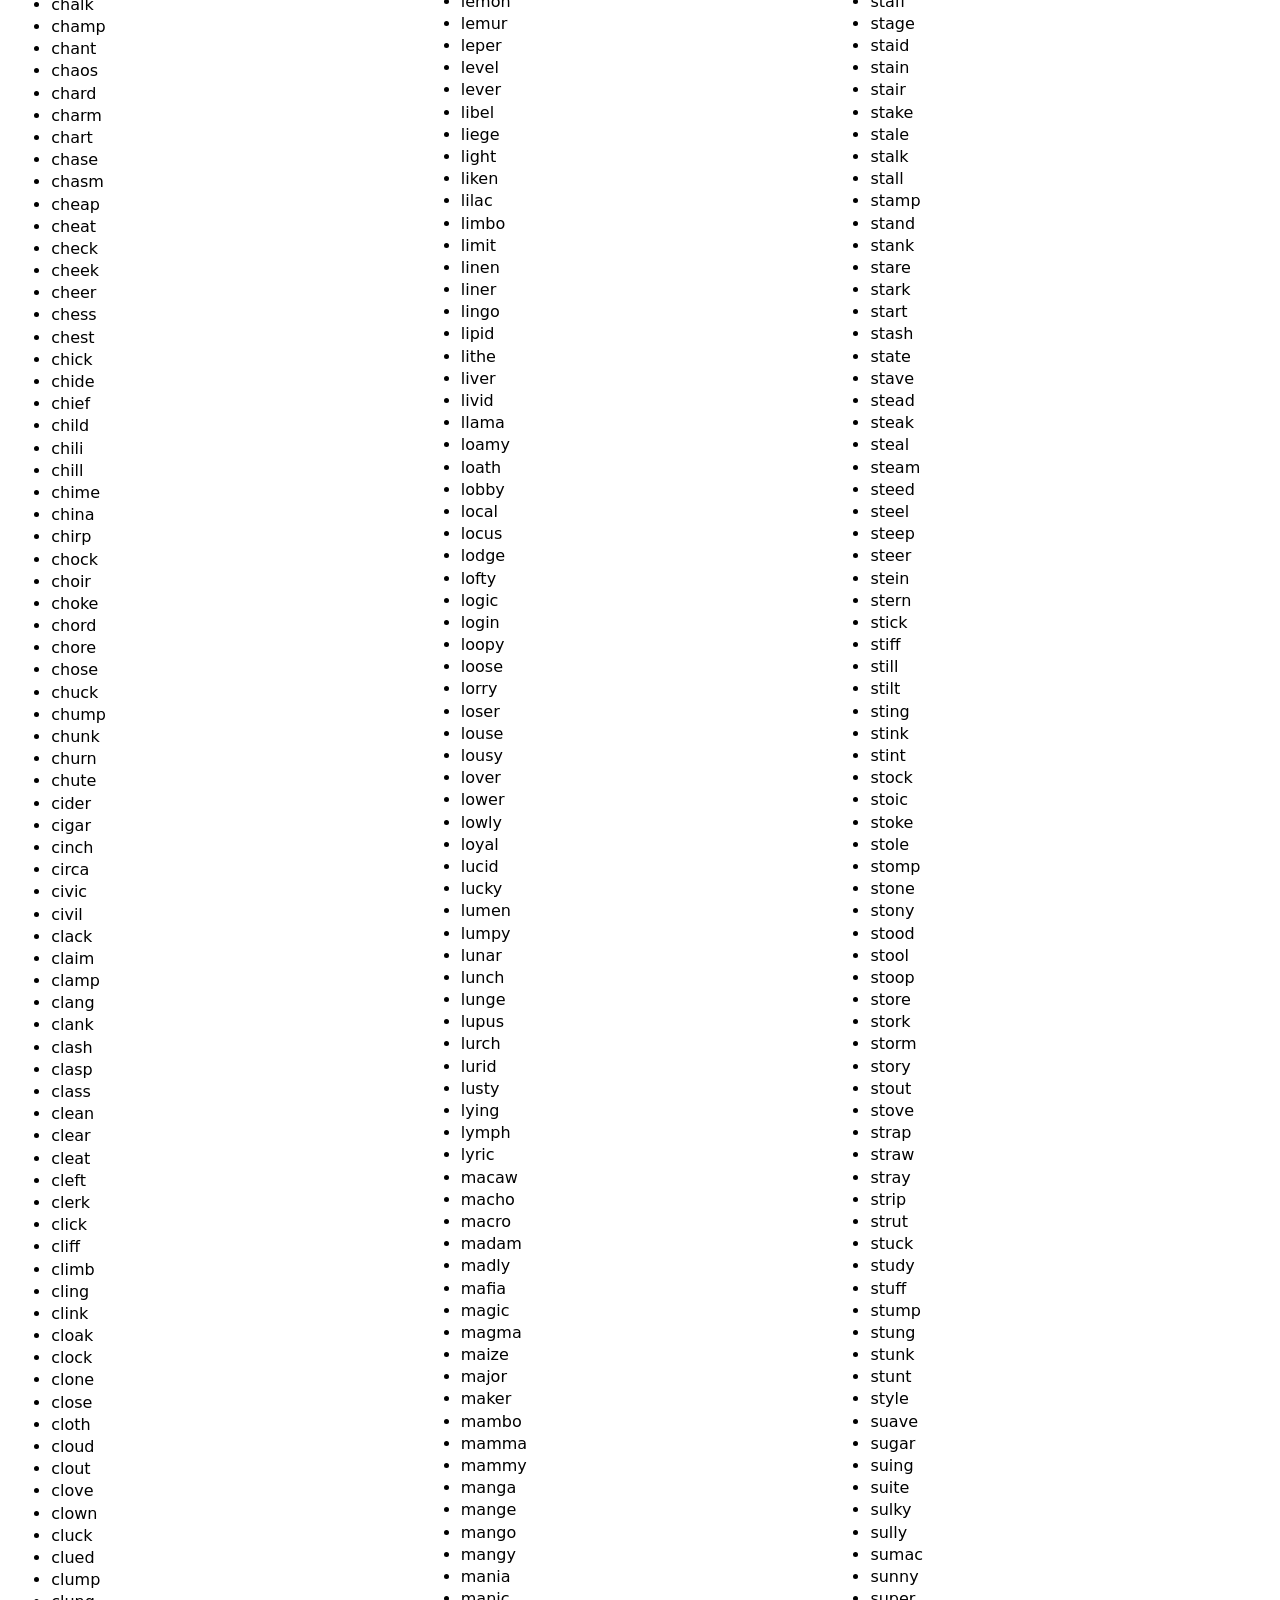
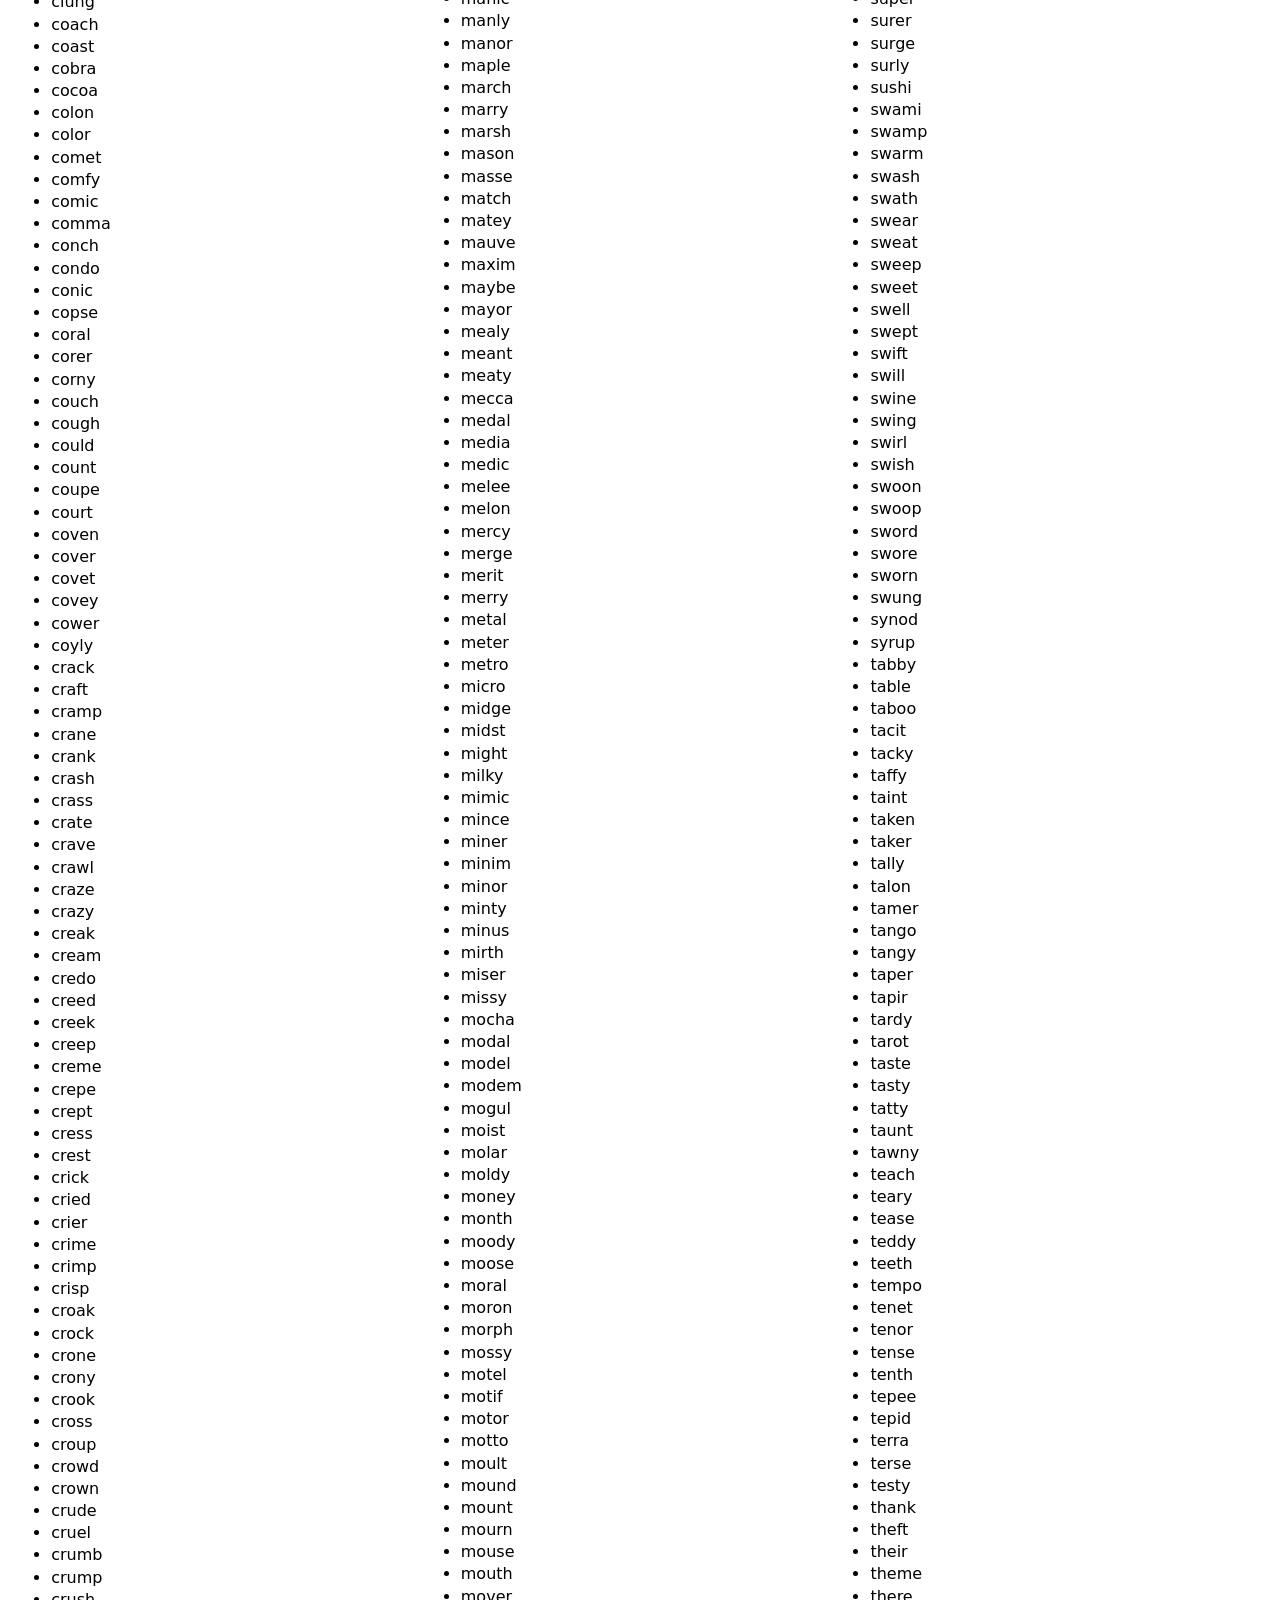
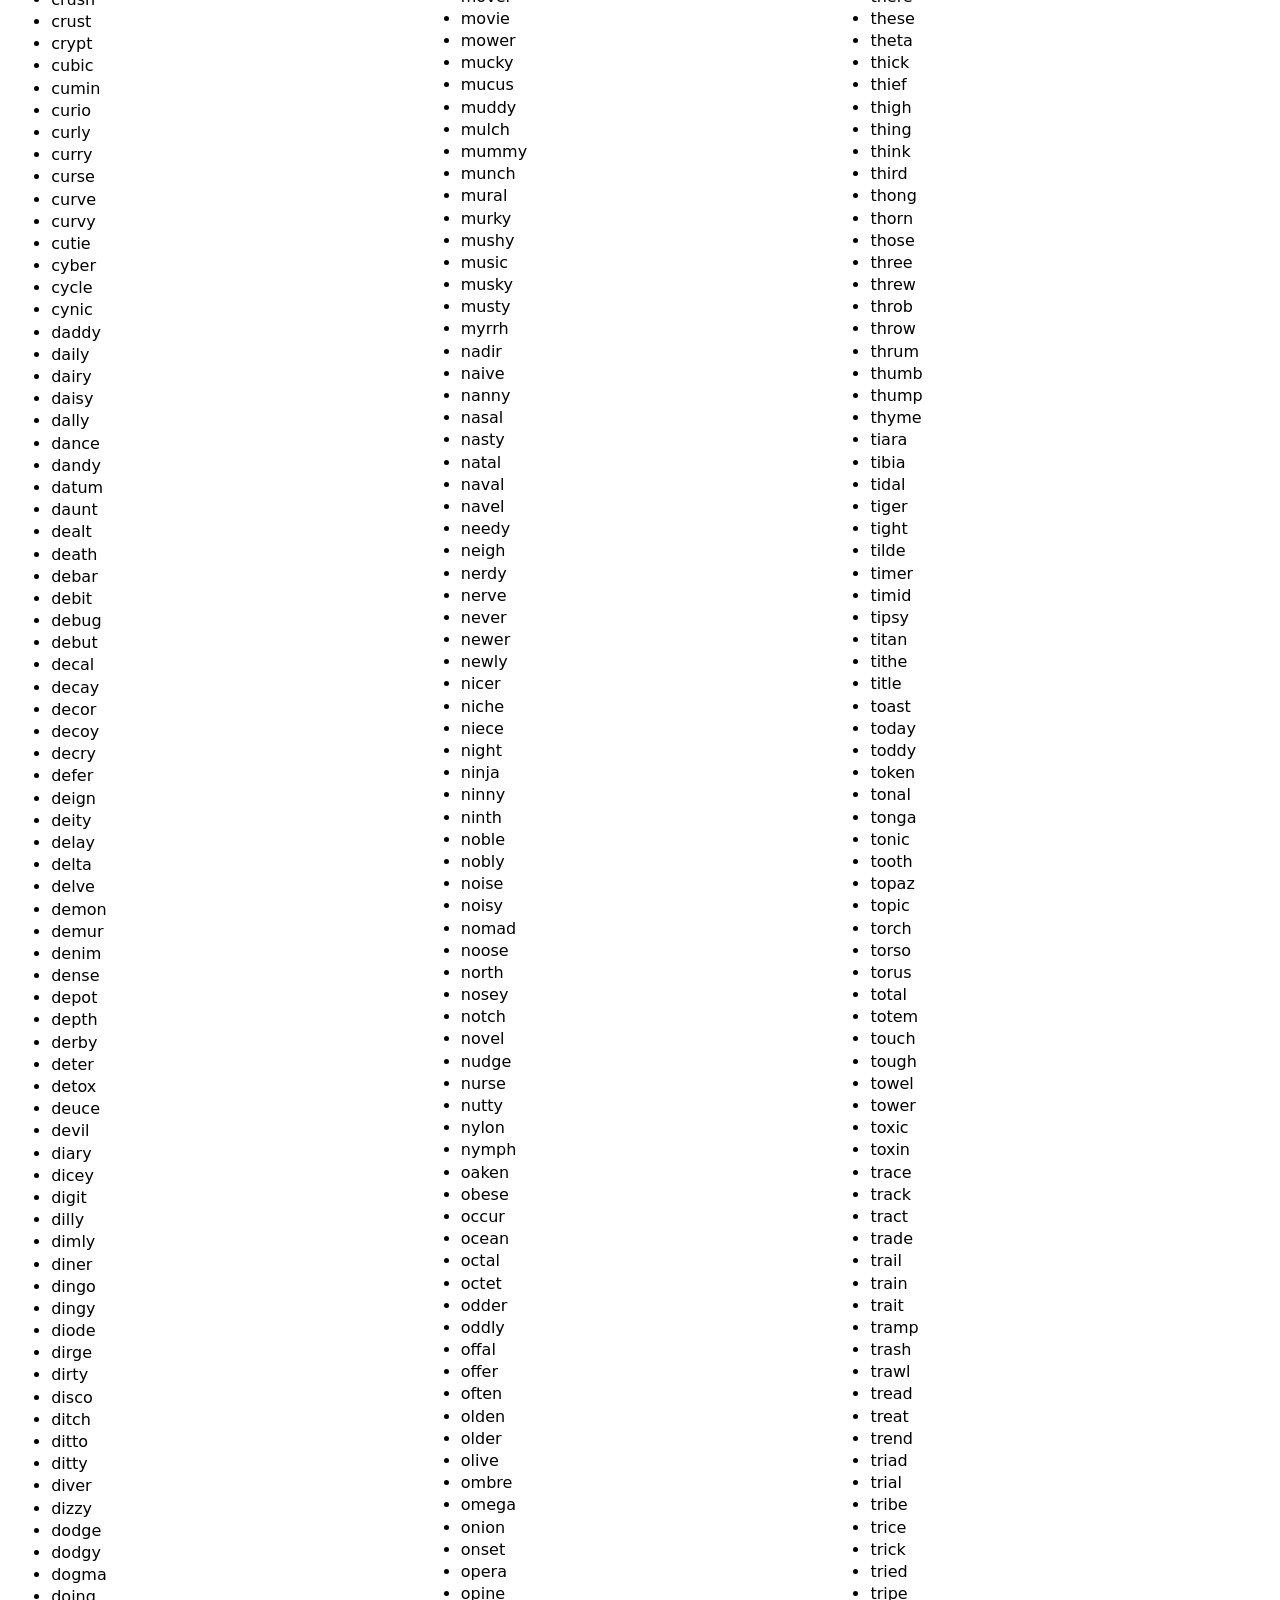
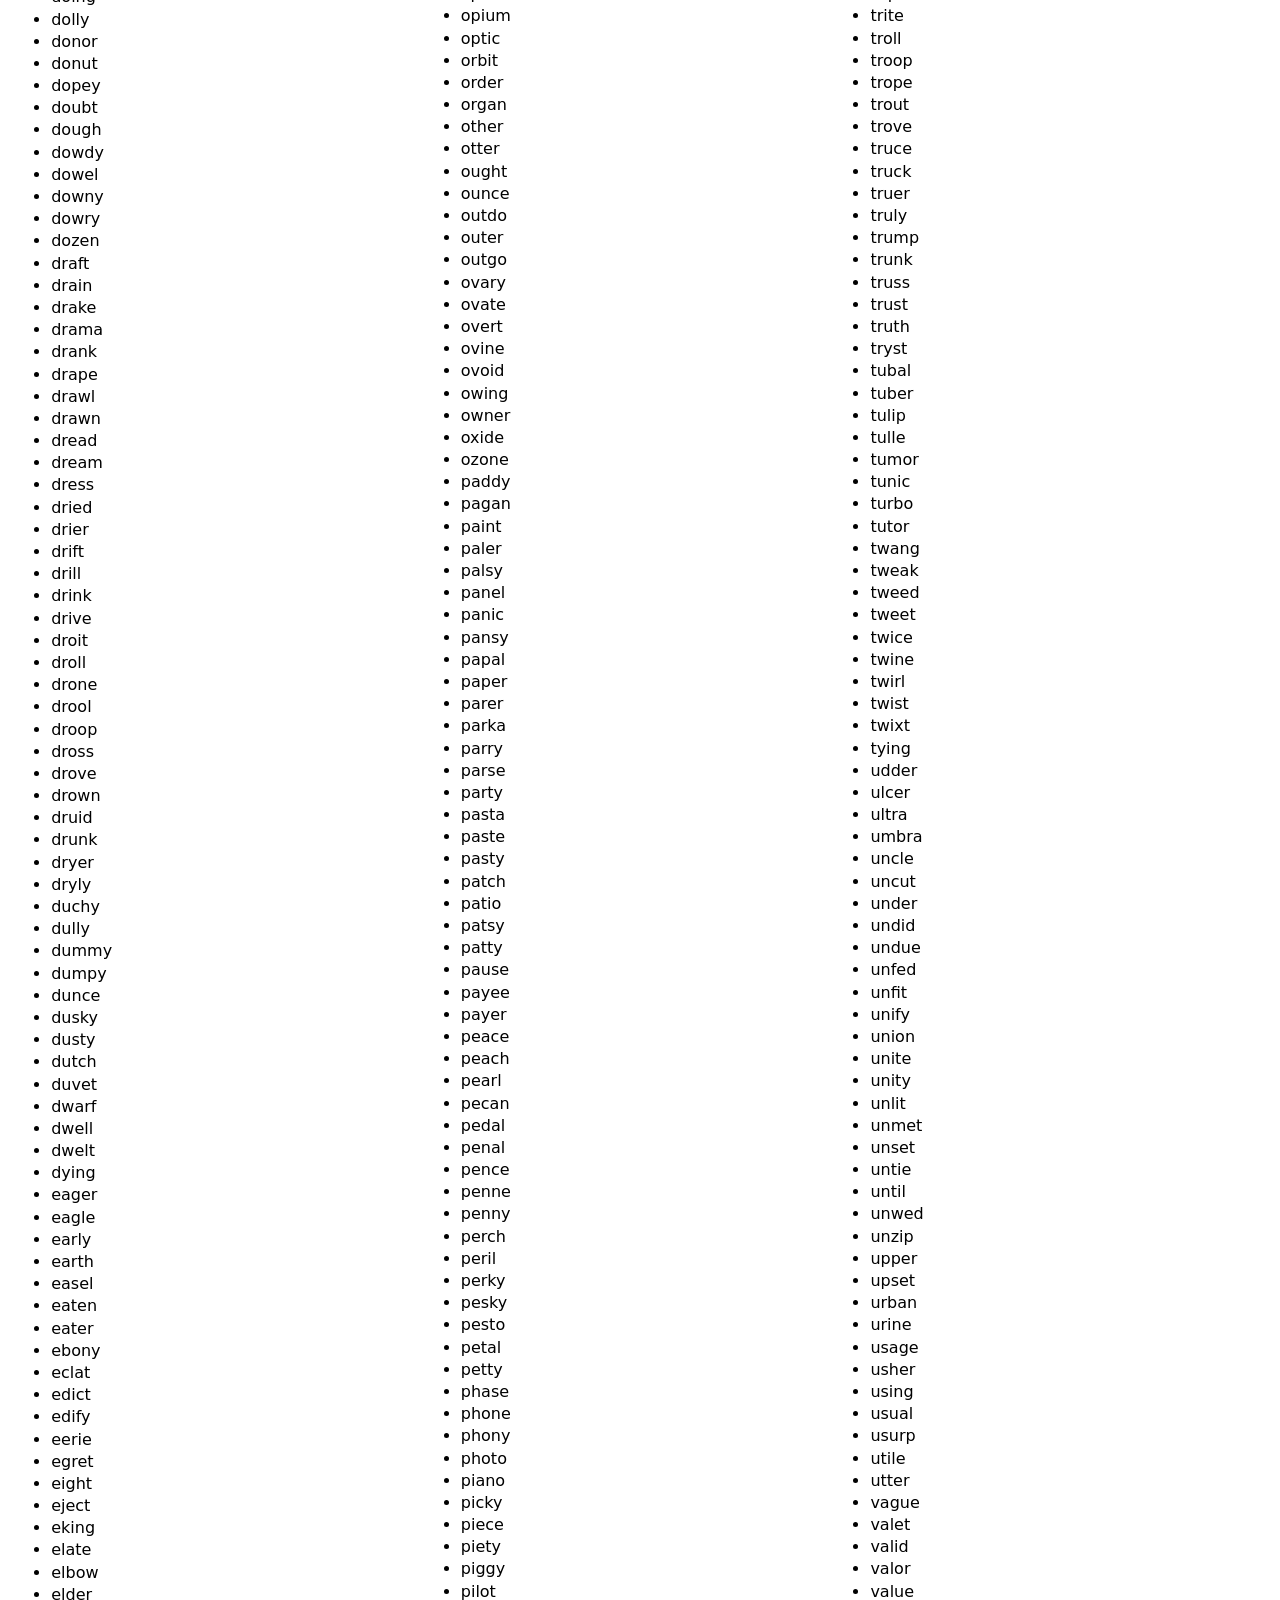
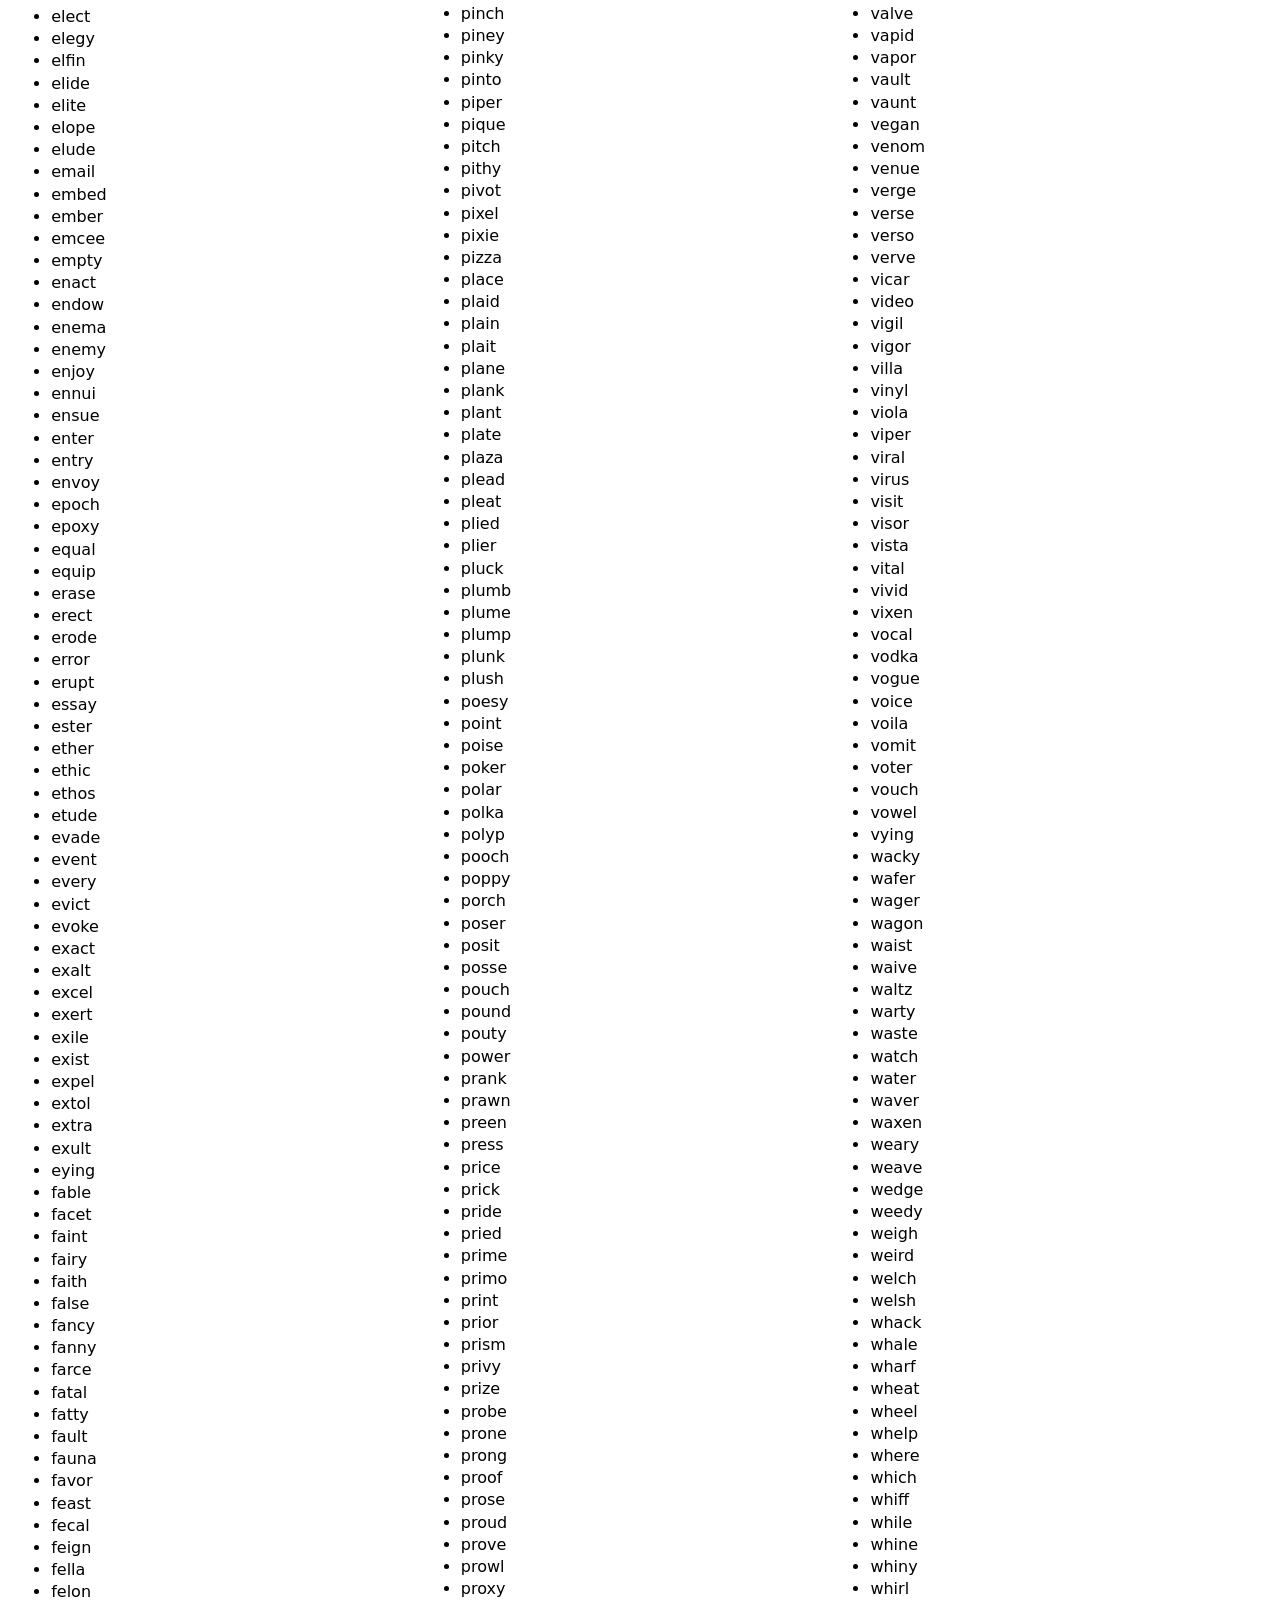
<file: Websites/Riefield.com/word_list.html>
<!doctype html>
<html lang="en">
<head>
<meta charset="utf-8">
<meta name="viewport" content="width=device-width, initial-scale=1">
<title>Word List</title>
<style>
  body { font-family: system-ui, -apple-system, Segoe UI, Roboto, Helvetica, Arial, sans-serif; margin: 2rem; }
  h1 { margin-top: 0; }
  #search { width: 100%; max-width: 480px; font-size: 1rem; padding: 0.6rem 0.8rem; border: 1px solid #ccc; border-radius: 8px; }
  .meta { color: #666; margin-bottom: 1rem; }
  ul { columns: 3 280px; column-gap: 2rem; padding-left: 1.2rem; }
  li { break-inside: avoid; margin: 0.2rem 0; }
  .hidden { display: none; }
  .count { font-weight: 600; }
</style>
</head>
<body>
  <h1>Word List</h1>
  <div class="meta">
    <span class="count" id="count">2309</span> words
  </div>
  <input id="search" type="search" placeholder="Type to filter… (press / to focus)" autofocus>
  <ul id="list">
    <li>aback</li><li>abase</li><li>abate</li><li>abbey</li><li>abbot</li><li>abhor</li><li>abide</li><li>abled</li><li>abode</li><li>abort</li><li>about</li><li>above</li><li>abuse</li><li>abyss</li><li>acorn</li><li>acrid</li><li>actor</li><li>acute</li><li>adage</li><li>adapt</li><li>adept</li><li>admin</li><li>admit</li><li>adobe</li><li>adopt</li><li>adore</li><li>adorn</li><li>adult</li><li>affix</li><li>afire</li><li>afoot</li><li>afoul</li><li>after</li><li>again</li><li>agape</li><li>agate</li><li>agent</li><li>agile</li><li>aging</li><li>aglow</li><li>agony</li><li>agree</li><li>ahead</li><li>aider</li><li>aisle</li><li>alarm</li><li>album</li><li>alert</li><li>algae</li><li>alibi</li><li>alien</li><li>align</li><li>alike</li><li>alive</li><li>allay</li><li>alley</li><li>allot</li><li>allow</li><li>alloy</li><li>aloft</li><li>alone</li><li>along</li><li>aloof</li><li>aloud</li><li>alpha</li><li>altar</li><li>alter</li><li>amass</li><li>amaze</li><li>amber</li><li>amble</li><li>amend</li><li>amiss</li><li>amity</li><li>among</li><li>ample</li><li>amply</li><li>amuse</li><li>angel</li><li>anger</li><li>angle</li><li>angry</li><li>angst</li><li>anime</li><li>ankle</li><li>annex</li><li>annoy</li><li>annul</li><li>anode</li><li>antic</li><li>anvil</li><li>aorta</li><li>apart</li><li>aphid</li><li>aping</li><li>apnea</li><li>apple</li><li>apply</li><li>apron</li><li>aptly</li><li>arbor</li><li>ardor</li><li>arena</li><li>argue</li><li>arise</li><li>armor</li><li>aroma</li><li>arose</li><li>array</li><li>arrow</li><li>arson</li><li>artsy</li><li>ascot</li><li>ashen</li><li>aside</li><li>askew</li><li>assay</li><li>asset</li><li>atoll</li><li>atone</li><li>attic</li><li>audio</li><li>audit</li><li>augur</li><li>aunty</li><li>avail</li><li>avert</li><li>avian</li><li>avoid</li><li>await</li><li>awake</li><li>award</li><li>aware</li><li>awash</li><li>awful</li><li>awoke</li><li>axial</li><li>axiom</li><li>axion</li><li>azure</li><li>bacon</li><li>badge</li><li>badly</li><li>bagel</li><li>baggy</li><li>baker</li><li>baler</li><li>balmy</li><li>banal</li><li>banjo</li><li>barge</li><li>baron</li><li>basal</li><li>basic</li><li>basil</li><li>basin</li><li>basis</li><li>baste</li><li>batch</li><li>bathe</li><li>baton</li><li>batty</li><li>bawdy</li><li>bayou</li><li>beach</li><li>beady</li><li>beard</li><li>beast</li><li>beech</li><li>beefy</li><li>befit</li><li>began</li><li>begat</li><li>beget</li><li>begin</li><li>begun</li><li>being</li><li>belch</li><li>belie</li><li>belle</li><li>belly</li><li>below</li><li>bench</li><li>beret</li><li>berry</li><li>berth</li><li>beset</li><li>betel</li><li>bevel</li><li>bezel</li><li>bible</li><li>bicep</li><li>biddy</li><li>bigot</li><li>bilge</li><li>billy</li><li>binge</li><li>bingo</li><li>biome</li><li>birch</li><li>birth</li><li>bison</li><li>bitty</li><li>black</li><li>blade</li><li>blame</li><li>bland</li><li>blank</li><li>blare</li><li>blast</li><li>blaze</li><li>bleak</li><li>bleat</li><li>bleed</li><li>bleep</li><li>blend</li><li>bless</li><li>blimp</li><li>blind</li><li>blink</li><li>bliss</li><li>blitz</li><li>bloat</li><li>block</li><li>bloke</li><li>blond</li><li>blood</li><li>bloom</li><li>blown</li><li>bluer</li><li>bluff</li><li>blunt</li><li>blurb</li><li>blurt</li><li>blush</li><li>board</li><li>boast</li><li>bobby</li><li>boney</li><li>bongo</li><li>bonus</li><li>booby</li><li>boost</li><li>booth</li><li>booty</li><li>booze</li><li>boozy</li><li>borax</li><li>borne</li><li>bosom</li><li>bossy</li><li>botch</li><li>bough</li><li>boule</li><li>bound</li><li>bowel</li><li>boxer</li><li>brace</li><li>braid</li><li>brain</li><li>brake</li><li>brand</li><li>brash</li><li>brass</li><li>brave</li><li>bravo</li><li>brawl</li><li>brawn</li><li>bread</li><li>break</li><li>breed</li><li>briar</li><li>bribe</li><li>brick</li><li>bride</li><li>brief</li><li>brine</li><li>bring</li><li>brink</li><li>briny</li><li>brisk</li><li>broad</li><li>broil</li><li>broke</li><li>brood</li><li>brook</li><li>broom</li><li>broth</li><li>brown</li><li>brunt</li><li>brush</li><li>brute</li><li>buddy</li><li>budge</li><li>buggy</li><li>bugle</li><li>build</li><li>built</li><li>bulge</li><li>bulky</li><li>bully</li><li>bunch</li><li>bunny</li><li>burly</li><li>burnt</li><li>burst</li><li>bused</li><li>bushy</li><li>butch</li><li>butte</li><li>buxom</li><li>buyer</li><li>bylaw</li><li>cabal</li><li>cabby</li><li>cabin</li><li>cable</li><li>cacao</li><li>cache</li><li>cacti</li><li>caddy</li><li>cadet</li><li>cagey</li><li>cairn</li><li>camel</li><li>cameo</li><li>canal</li><li>candy</li><li>canny</li><li>canoe</li><li>canon</li><li>caper</li><li>caput</li><li>carat</li><li>cargo</li><li>carol</li><li>carry</li><li>carve</li><li>caste</li><li>catch</li><li>cater</li><li>catty</li><li>caulk</li><li>cause</li><li>cavil</li><li>cease</li><li>cedar</li><li>cello</li><li>chafe</li><li>chaff</li><li>chain</li><li>chair</li><li>chalk</li><li>champ</li><li>chant</li><li>chaos</li><li>chard</li><li>charm</li><li>chart</li><li>chase</li><li>chasm</li><li>cheap</li><li>cheat</li><li>check</li><li>cheek</li><li>cheer</li><li>chess</li><li>chest</li><li>chick</li><li>chide</li><li>chief</li><li>child</li><li>chili</li><li>chill</li><li>chime</li><li>china</li><li>chirp</li><li>chock</li><li>choir</li><li>choke</li><li>chord</li><li>chore</li><li>chose</li><li>chuck</li><li>chump</li><li>chunk</li><li>churn</li><li>chute</li><li>cider</li><li>cigar</li><li>cinch</li><li>circa</li><li>civic</li><li>civil</li><li>clack</li><li>claim</li><li>clamp</li><li>clang</li><li>clank</li><li>clash</li><li>clasp</li><li>class</li><li>clean</li><li>clear</li><li>cleat</li><li>cleft</li><li>clerk</li><li>click</li><li>cliff</li><li>climb</li><li>cling</li><li>clink</li><li>cloak</li><li>clock</li><li>clone</li><li>close</li><li>cloth</li><li>cloud</li><li>clout</li><li>clove</li><li>clown</li><li>cluck</li><li>clued</li><li>clump</li><li>clung</li><li>coach</li><li>coast</li><li>cobra</li><li>cocoa</li><li>colon</li><li>color</li><li>comet</li><li>comfy</li><li>comic</li><li>comma</li><li>conch</li><li>condo</li><li>conic</li><li>copse</li><li>coral</li><li>corer</li><li>corny</li><li>couch</li><li>cough</li><li>could</li><li>count</li><li>coupe</li><li>court</li><li>coven</li><li>cover</li><li>covet</li><li>covey</li><li>cower</li><li>coyly</li><li>crack</li><li>craft</li><li>cramp</li><li>crane</li><li>crank</li><li>crash</li><li>crass</li><li>crate</li><li>crave</li><li>crawl</li><li>craze</li><li>crazy</li><li>creak</li><li>cream</li><li>credo</li><li>creed</li><li>creek</li><li>creep</li><li>creme</li><li>crepe</li><li>crept</li><li>cress</li><li>crest</li><li>crick</li><li>cried</li><li>crier</li><li>crime</li><li>crimp</li><li>crisp</li><li>croak</li><li>crock</li><li>crone</li><li>crony</li><li>crook</li><li>cross</li><li>croup</li><li>crowd</li><li>crown</li><li>crude</li><li>cruel</li><li>crumb</li><li>crump</li><li>crush</li><li>crust</li><li>crypt</li><li>cubic</li><li>cumin</li><li>curio</li><li>curly</li><li>curry</li><li>curse</li><li>curve</li><li>curvy</li><li>cutie</li><li>cyber</li><li>cycle</li><li>cynic</li><li>daddy</li><li>daily</li><li>dairy</li><li>daisy</li><li>dally</li><li>dance</li><li>dandy</li><li>datum</li><li>daunt</li><li>dealt</li><li>death</li><li>debar</li><li>debit</li><li>debug</li><li>debut</li><li>decal</li><li>decay</li><li>decor</li><li>decoy</li><li>decry</li><li>defer</li><li>deign</li><li>deity</li><li>delay</li><li>delta</li><li>delve</li><li>demon</li><li>demur</li><li>denim</li><li>dense</li><li>depot</li><li>depth</li><li>derby</li><li>deter</li><li>detox</li><li>deuce</li><li>devil</li><li>diary</li><li>dicey</li><li>digit</li><li>dilly</li><li>dimly</li><li>diner</li><li>dingo</li><li>dingy</li><li>diode</li><li>dirge</li><li>dirty</li><li>disco</li><li>ditch</li><li>ditto</li><li>ditty</li><li>diver</li><li>dizzy</li><li>dodge</li><li>dodgy</li><li>dogma</li><li>doing</li><li>dolly</li><li>donor</li><li>donut</li><li>dopey</li><li>doubt</li><li>dough</li><li>dowdy</li><li>dowel</li><li>downy</li><li>dowry</li><li>dozen</li><li>draft</li><li>drain</li><li>drake</li><li>drama</li><li>drank</li><li>drape</li><li>drawl</li><li>drawn</li><li>dread</li><li>dream</li><li>dress</li><li>dried</li><li>drier</li><li>drift</li><li>drill</li><li>drink</li><li>drive</li><li>droit</li><li>droll</li><li>drone</li><li>drool</li><li>droop</li><li>dross</li><li>drove</li><li>drown</li><li>druid</li><li>drunk</li><li>dryer</li><li>dryly</li><li>duchy</li><li>dully</li><li>dummy</li><li>dumpy</li><li>dunce</li><li>dusky</li><li>dusty</li><li>dutch</li><li>duvet</li><li>dwarf</li><li>dwell</li><li>dwelt</li><li>dying</li><li>eager</li><li>eagle</li><li>early</li><li>earth</li><li>easel</li><li>eaten</li><li>eater</li><li>ebony</li><li>eclat</li><li>edict</li><li>edify</li><li>eerie</li><li>egret</li><li>eight</li><li>eject</li><li>eking</li><li>elate</li><li>elbow</li><li>elder</li><li>elect</li><li>elegy</li><li>elfin</li><li>elide</li><li>elite</li><li>elope</li><li>elude</li><li>email</li><li>embed</li><li>ember</li><li>emcee</li><li>empty</li><li>enact</li><li>endow</li><li>enema</li><li>enemy</li><li>enjoy</li><li>ennui</li><li>ensue</li><li>enter</li><li>entry</li><li>envoy</li><li>epoch</li><li>epoxy</li><li>equal</li><li>equip</li><li>erase</li><li>erect</li><li>erode</li><li>error</li><li>erupt</li><li>essay</li><li>ester</li><li>ether</li><li>ethic</li><li>ethos</li><li>etude</li><li>evade</li><li>event</li><li>every</li><li>evict</li><li>evoke</li><li>exact</li><li>exalt</li><li>excel</li><li>exert</li><li>exile</li><li>exist</li><li>expel</li><li>extol</li><li>extra</li><li>exult</li><li>eying</li><li>fable</li><li>facet</li><li>faint</li><li>fairy</li><li>faith</li><li>false</li><li>fancy</li><li>fanny</li><li>farce</li><li>fatal</li><li>fatty</li><li>fault</li><li>fauna</li><li>favor</li><li>feast</li><li>fecal</li><li>feign</li><li>fella</li><li>felon</li><li>femme</li><li>femur</li><li>fence</li><li>feral</li><li>ferry</li><li>fetal</li><li>fetch</li><li>fetid</li><li>fetus</li><li>fever</li><li>fewer</li><li>fiber</li><li>ficus</li><li>field</li><li>fiend</li><li>fiery</li><li>fifth</li><li>fifty</li><li>fight</li><li>filer</li><li>filet</li><li>filly</li><li>filmy</li><li>filth</li><li>final</li><li>finch</li><li>finer</li><li>first</li><li>fishy</li><li>fixer</li><li>fizzy</li><li>fjord</li><li>flack</li><li>flail</li><li>flair</li><li>flake</li><li>flaky</li><li>flame</li><li>flank</li><li>flare</li><li>flash</li><li>flask</li><li>fleck</li><li>fleet</li><li>flesh</li><li>flick</li><li>flier</li><li>fling</li><li>flint</li><li>flirt</li><li>float</li><li>flock</li><li>flood</li><li>floor</li><li>flora</li><li>floss</li><li>flour</li><li>flout</li><li>flown</li><li>fluff</li><li>fluid</li><li>fluke</li><li>flume</li><li>flung</li><li>flunk</li><li>flush</li><li>flute</li><li>flyer</li><li>foamy</li><li>focal</li><li>focus</li><li>foggy</li><li>foist</li><li>folio</li><li>folly</li><li>foray</li><li>force</li><li>forge</li><li>forgo</li><li>forte</li><li>forth</li><li>forty</li><li>forum</li><li>found</li><li>foyer</li><li>frail</li><li>frame</li><li>frank</li><li>fraud</li><li>freak</li><li>freed</li><li>freer</li><li>fresh</li><li>friar</li><li>fried</li><li>frill</li><li>frisk</li><li>fritz</li><li>frock</li><li>frond</li><li>front</li><li>frost</li><li>froth</li><li>frown</li><li>froze</li><li>fruit</li><li>fudge</li><li>fugue</li><li>fully</li><li>fungi</li><li>funky</li><li>funny</li><li>furor</li><li>furry</li><li>fussy</li><li>fuzzy</li><li>gaffe</li><li>gaily</li><li>gamer</li><li>gamma</li><li>gamut</li><li>gassy</li><li>gaudy</li><li>gauge</li><li>gaunt</li><li>gauze</li><li>gavel</li><li>gawky</li><li>gayer</li><li>gayly</li><li>gazer</li><li>gecko</li><li>geeky</li><li>geese</li><li>genie</li><li>genre</li><li>ghost</li><li>ghoul</li><li>giant</li><li>giddy</li><li>gipsy</li><li>girly</li><li>girth</li><li>given</li><li>giver</li><li>glade</li><li>gland</li><li>glare</li><li>glass</li><li>glaze</li><li>gleam</li><li>glean</li><li>glide</li><li>glint</li><li>gloat</li><li>globe</li><li>gloom</li><li>glory</li><li>gloss</li><li>glove</li><li>glyph</li><li>gnash</li><li>gnome</li><li>godly</li><li>going</li><li>golem</li><li>golly</li><li>gonad</li><li>goner</li><li>goody</li><li>gooey</li><li>goofy</li><li>goose</li><li>gorge</li><li>gouge</li><li>gourd</li><li>grace</li><li>grade</li><li>graft</li><li>grail</li><li>grain</li><li>grand</li><li>grant</li><li>grape</li><li>graph</li><li>grasp</li><li>grass</li><li>grate</li><li>grave</li><li>gravy</li><li>graze</li><li>great</li><li>greed</li><li>green</li><li>greet</li><li>grief</li><li>grill</li><li>grime</li><li>grimy</li><li>grind</li><li>gripe</li><li>groan</li><li>groin</li><li>groom</li><li>grope</li><li>gross</li><li>group</li><li>grout</li><li>grove</li><li>growl</li><li>grown</li><li>gruel</li><li>gruff</li><li>grunt</li><li>guard</li><li>guava</li><li>guess</li><li>guest</li><li>guide</li><li>guild</li><li>guile</li><li>guilt</li><li>guise</li><li>gulch</li><li>gully</li><li>gumbo</li><li>gummy</li><li>guppy</li><li>gusto</li><li>gusty</li><li>gypsy</li><li>habit</li><li>hairy</li><li>halve</li><li>handy</li><li>happy</li><li>hardy</li><li>harem</li><li>harpy</li><li>harry</li><li>harsh</li><li>haste</li><li>hasty</li><li>hatch</li><li>hater</li><li>haunt</li><li>haute</li><li>haven</li><li>havoc</li><li>hazel</li><li>heady</li><li>heard</li><li>heart</li><li>heath</li><li>heave</li><li>heavy</li><li>hedge</li><li>hefty</li><li>heist</li><li>helix</li><li>hello</li><li>hence</li><li>heron</li><li>hilly</li><li>hinge</li><li>hippo</li><li>hippy</li><li>hitch</li><li>hoard</li><li>hobby</li><li>hoist</li><li>holly</li><li>homer</li><li>honey</li><li>honor</li><li>horde</li><li>horny</li><li>horse</li><li>hotel</li><li>hotly</li><li>hound</li><li>house</li><li>hovel</li><li>hover</li><li>howdy</li><li>human</li><li>humid</li><li>humor</li><li>humph</li><li>humus</li><li>hunch</li><li>hunky</li><li>hurry</li><li>husky</li><li>hussy</li><li>hutch</li><li>hydro</li><li>hyena</li><li>hymen</li><li>hyper</li><li>icily</li><li>icing</li><li>ideal</li><li>idiom</li><li>idiot</li><li>idler</li><li>idyll</li><li>igloo</li><li>iliac</li><li>image</li><li>imbue</li><li>impel</li><li>imply</li><li>inane</li><li>inbox</li><li>incur</li><li>index</li><li>inept</li><li>inert</li><li>infer</li><li>ingot</li><li>inlay</li><li>inlet</li><li>inner</li><li>input</li><li>inter</li><li>intro</li><li>ionic</li><li>irate</li><li>irony</li><li>islet</li><li>issue</li><li>itchy</li><li>ivory</li><li>jaunt</li><li>jazzy</li><li>jelly</li><li>jerky</li><li>jetty</li><li>jewel</li><li>jiffy</li><li>joint</li><li>joist</li><li>joker</li><li>jolly</li><li>joust</li><li>judge</li><li>juice</li><li>juicy</li><li>jumbo</li><li>jumpy</li><li>junta</li><li>junto</li><li>juror</li><li>kappa</li><li>karma</li><li>kayak</li><li>kebab</li><li>khaki</li><li>kinky</li><li>kiosk</li><li>kitty</li><li>knack</li><li>knave</li><li>knead</li><li>kneed</li><li>kneel</li><li>knelt</li><li>knife</li><li>knock</li><li>knoll</li><li>known</li><li>koala</li><li>krill</li><li>label</li><li>labor</li><li>laden</li><li>ladle</li><li>lager</li><li>lance</li><li>lanky</li><li>lapel</li><li>lapse</li><li>large</li><li>larva</li><li>lasso</li><li>latch</li><li>later</li><li>lathe</li><li>latte</li><li>laugh</li><li>layer</li><li>leach</li><li>leafy</li><li>leaky</li><li>leant</li><li>leapt</li><li>learn</li><li>lease</li><li>leash</li><li>least</li><li>leave</li><li>ledge</li><li>leech</li><li>leery</li><li>lefty</li><li>legal</li><li>leggy</li><li>lemon</li><li>lemur</li><li>leper</li><li>level</li><li>lever</li><li>libel</li><li>liege</li><li>light</li><li>liken</li><li>lilac</li><li>limbo</li><li>limit</li><li>linen</li><li>liner</li><li>lingo</li><li>lipid</li><li>lithe</li><li>liver</li><li>livid</li><li>llama</li><li>loamy</li><li>loath</li><li>lobby</li><li>local</li><li>locus</li><li>lodge</li><li>lofty</li><li>logic</li><li>login</li><li>loopy</li><li>loose</li><li>lorry</li><li>loser</li><li>louse</li><li>lousy</li><li>lover</li><li>lower</li><li>lowly</li><li>loyal</li><li>lucid</li><li>lucky</li><li>lumen</li><li>lumpy</li><li>lunar</li><li>lunch</li><li>lunge</li><li>lupus</li><li>lurch</li><li>lurid</li><li>lusty</li><li>lying</li><li>lymph</li><li>lyric</li><li>macaw</li><li>macho</li><li>macro</li><li>madam</li><li>madly</li><li>mafia</li><li>magic</li><li>magma</li><li>maize</li><li>major</li><li>maker</li><li>mambo</li><li>mamma</li><li>mammy</li><li>manga</li><li>mange</li><li>mango</li><li>mangy</li><li>mania</li><li>manic</li><li>manly</li><li>manor</li><li>maple</li><li>march</li><li>marry</li><li>marsh</li><li>mason</li><li>masse</li><li>match</li><li>matey</li><li>mauve</li><li>maxim</li><li>maybe</li><li>mayor</li><li>mealy</li><li>meant</li><li>meaty</li><li>mecca</li><li>medal</li><li>media</li><li>medic</li><li>melee</li><li>melon</li><li>mercy</li><li>merge</li><li>merit</li><li>merry</li><li>metal</li><li>meter</li><li>metro</li><li>micro</li><li>midge</li><li>midst</li><li>might</li><li>milky</li><li>mimic</li><li>mince</li><li>miner</li><li>minim</li><li>minor</li><li>minty</li><li>minus</li><li>mirth</li><li>miser</li><li>missy</li><li>mocha</li><li>modal</li><li>model</li><li>modem</li><li>mogul</li><li>moist</li><li>molar</li><li>moldy</li><li>money</li><li>month</li><li>moody</li><li>moose</li><li>moral</li><li>moron</li><li>morph</li><li>mossy</li><li>motel</li><li>motif</li><li>motor</li><li>motto</li><li>moult</li><li>mound</li><li>mount</li><li>mourn</li><li>mouse</li><li>mouth</li><li>mover</li><li>movie</li><li>mower</li><li>mucky</li><li>mucus</li><li>muddy</li><li>mulch</li><li>mummy</li><li>munch</li><li>mural</li><li>murky</li><li>mushy</li><li>music</li><li>musky</li><li>musty</li><li>myrrh</li><li>nadir</li><li>naive</li><li>nanny</li><li>nasal</li><li>nasty</li><li>natal</li><li>naval</li><li>navel</li><li>needy</li><li>neigh</li><li>nerdy</li><li>nerve</li><li>never</li><li>newer</li><li>newly</li><li>nicer</li><li>niche</li><li>niece</li><li>night</li><li>ninja</li><li>ninny</li><li>ninth</li><li>noble</li><li>nobly</li><li>noise</li><li>noisy</li><li>nomad</li><li>noose</li><li>north</li><li>nosey</li><li>notch</li><li>novel</li><li>nudge</li><li>nurse</li><li>nutty</li><li>nylon</li><li>nymph</li><li>oaken</li><li>obese</li><li>occur</li><li>ocean</li><li>octal</li><li>octet</li><li>odder</li><li>oddly</li><li>offal</li><li>offer</li><li>often</li><li>olden</li><li>older</li><li>olive</li><li>ombre</li><li>omega</li><li>onion</li><li>onset</li><li>opera</li><li>opine</li><li>opium</li><li>optic</li><li>orbit</li><li>order</li><li>organ</li><li>other</li><li>otter</li><li>ought</li><li>ounce</li><li>outdo</li><li>outer</li><li>outgo</li><li>ovary</li><li>ovate</li><li>overt</li><li>ovine</li><li>ovoid</li><li>owing</li><li>owner</li><li>oxide</li><li>ozone</li><li>paddy</li><li>pagan</li><li>paint</li><li>paler</li><li>palsy</li><li>panel</li><li>panic</li><li>pansy</li><li>papal</li><li>paper</li><li>parer</li><li>parka</li><li>parry</li><li>parse</li><li>party</li><li>pasta</li><li>paste</li><li>pasty</li><li>patch</li><li>patio</li><li>patsy</li><li>patty</li><li>pause</li><li>payee</li><li>payer</li><li>peace</li><li>peach</li><li>pearl</li><li>pecan</li><li>pedal</li><li>penal</li><li>pence</li><li>penne</li><li>penny</li><li>perch</li><li>peril</li><li>perky</li><li>pesky</li><li>pesto</li><li>petal</li><li>petty</li><li>phase</li><li>phone</li><li>phony</li><li>photo</li><li>piano</li><li>picky</li><li>piece</li><li>piety</li><li>piggy</li><li>pilot</li><li>pinch</li><li>piney</li><li>pinky</li><li>pinto</li><li>piper</li><li>pique</li><li>pitch</li><li>pithy</li><li>pivot</li><li>pixel</li><li>pixie</li><li>pizza</li><li>place</li><li>plaid</li><li>plain</li><li>plait</li><li>plane</li><li>plank</li><li>plant</li><li>plate</li><li>plaza</li><li>plead</li><li>pleat</li><li>plied</li><li>plier</li><li>pluck</li><li>plumb</li><li>plume</li><li>plump</li><li>plunk</li><li>plush</li><li>poesy</li><li>point</li><li>poise</li><li>poker</li><li>polar</li><li>polka</li><li>polyp</li><li>pooch</li><li>poppy</li><li>porch</li><li>poser</li><li>posit</li><li>posse</li><li>pouch</li><li>pound</li><li>pouty</li><li>power</li><li>prank</li><li>prawn</li><li>preen</li><li>press</li><li>price</li><li>prick</li><li>pride</li><li>pried</li><li>prime</li><li>primo</li><li>print</li><li>prior</li><li>prism</li><li>privy</li><li>prize</li><li>probe</li><li>prone</li><li>prong</li><li>proof</li><li>prose</li><li>proud</li><li>prove</li><li>prowl</li><li>proxy</li><li>prude</li><li>prune</li><li>psalm</li><li>pubic</li><li>pudgy</li><li>puffy</li><li>pulpy</li><li>pulse</li><li>punch</li><li>pupil</li><li>puppy</li><li>puree</li><li>purer</li><li>purge</li><li>purse</li><li>pushy</li><li>putty</li><li>pygmy</li><li>quack</li><li>quail</li><li>quake</li><li>qualm</li><li>quark</li><li>quart</li><li>quash</li><li>quasi</li><li>queen</li><li>queer</li><li>quell</li><li>query</li><li>quest</li><li>queue</li><li>quick</li><li>quiet</li><li>quill</li><li>quilt</li><li>quirk</li><li>quite</li><li>quota</li><li>quote</li><li>quoth</li><li>rabbi</li><li>rabid</li><li>racer</li><li>radar</li><li>radii</li><li>radio</li><li>rainy</li><li>raise</li><li>rajah</li><li>rally</li><li>ralph</li><li>ramen</li><li>ranch</li><li>randy</li><li>range</li><li>rapid</li><li>rarer</li><li>raspy</li><li>ratio</li><li>ratty</li><li>raven</li><li>rayon</li><li>razor</li><li>reach</li><li>react</li><li>ready</li><li>realm</li><li>rearm</li><li>rebar</li><li>rebel</li><li>rebus</li><li>rebut</li><li>recap</li><li>recur</li><li>recut</li><li>reedy</li><li>refer</li><li>refit</li><li>regal</li><li>rehab</li><li>reign</li><li>relax</li><li>relay</li><li>relic</li><li>remit</li><li>renal</li><li>renew</li><li>repay</li><li>repel</li><li>reply</li><li>rerun</li><li>reset</li><li>resin</li><li>retch</li><li>retro</li><li>retry</li><li>reuse</li><li>revel</li><li>revue</li><li>rhino</li><li>rhyme</li><li>rider</li><li>ridge</li><li>rifle</li><li>right</li><li>rigid</li><li>rigor</li><li>rinse</li><li>ripen</li><li>riper</li><li>risen</li><li>riser</li><li>risky</li><li>rival</li><li>river</li><li>rivet</li><li>roach</li><li>roast</li><li>robin</li><li>robot</li><li>rocky</li><li>rodeo</li><li>roger</li><li>rogue</li><li>roomy</li><li>roost</li><li>rotor</li><li>rouge</li><li>rough</li><li>round</li><li>rouse</li><li>route</li><li>rover</li><li>rowdy</li><li>rower</li><li>royal</li><li>ruddy</li><li>ruder</li><li>rugby</li><li>ruler</li><li>rumba</li><li>rumor</li><li>rupee</li><li>rural</li><li>rusty</li><li>sadly</li><li>safer</li><li>saint</li><li>salad</li><li>sally</li><li>salon</li><li>salsa</li><li>salty</li><li>salve</li><li>salvo</li><li>sandy</li><li>saner</li><li>sappy</li><li>sassy</li><li>satin</li><li>satyr</li><li>sauce</li><li>saucy</li><li>sauna</li><li>saute</li><li>savor</li><li>savoy</li><li>savvy</li><li>scald</li><li>scale</li><li>scalp</li><li>scaly</li><li>scamp</li><li>scant</li><li>scare</li><li>scarf</li><li>scary</li><li>scene</li><li>scent</li><li>scion</li><li>scoff</li><li>scold</li><li>scone</li><li>scoop</li><li>scope</li><li>score</li><li>scorn</li><li>scour</li><li>scout</li><li>scowl</li><li>scram</li><li>scrap</li><li>scree</li><li>screw</li><li>scrub</li><li>scrum</li><li>scuba</li><li>sedan</li><li>seedy</li><li>segue</li><li>seize</li><li>semen</li><li>sense</li><li>sepia</li><li>serif</li><li>serum</li><li>serve</li><li>setup</li><li>seven</li><li>sever</li><li>sewer</li><li>shack</li><li>shade</li><li>shady</li><li>shaft</li><li>shake</li><li>shaky</li><li>shale</li><li>shall</li><li>shalt</li><li>shame</li><li>shank</li><li>shape</li><li>shard</li><li>share</li><li>shark</li><li>sharp</li><li>shave</li><li>shawl</li><li>shear</li><li>sheen</li><li>sheep</li><li>sheer</li><li>sheet</li><li>sheik</li><li>shelf</li><li>shell</li><li>shied</li><li>shift</li><li>shine</li><li>shiny</li><li>shire</li><li>shirk</li><li>shirt</li><li>shoal</li><li>shock</li><li>shone</li><li>shook</li><li>shoot</li><li>shore</li><li>shorn</li><li>short</li><li>shout</li><li>shove</li><li>shown</li><li>showy</li><li>shrew</li><li>shrub</li><li>shrug</li><li>shuck</li><li>shunt</li><li>shush</li><li>shyly</li><li>siege</li><li>sieve</li><li>sight</li><li>sigma</li><li>silky</li><li>silly</li><li>since</li><li>sinew</li><li>singe</li><li>siren</li><li>sissy</li><li>sixth</li><li>sixty</li><li>skate</li><li>skier</li><li>skiff</li><li>skill</li><li>skimp</li><li>skirt</li><li>skulk</li><li>skull</li><li>skunk</li><li>slack</li><li>slain</li><li>slang</li><li>slant</li><li>slash</li><li>slate</li><li>sleek</li><li>sleep</li><li>sleet</li><li>slept</li><li>slice</li><li>slick</li><li>slide</li><li>slime</li><li>slimy</li><li>sling</li><li>slink</li><li>sloop</li><li>slope</li><li>slosh</li><li>sloth</li><li>slump</li><li>slung</li><li>slunk</li><li>slurp</li><li>slush</li><li>slyly</li><li>smack</li><li>small</li><li>smart</li><li>smash</li><li>smear</li><li>smell</li><li>smelt</li><li>smile</li><li>smirk</li><li>smite</li><li>smith</li><li>smock</li><li>smoke</li><li>smoky</li><li>smote</li><li>snack</li><li>snail</li><li>snake</li><li>snaky</li><li>snare</li><li>snarl</li><li>sneak</li><li>sneer</li><li>snide</li><li>sniff</li><li>snipe</li><li>snoop</li><li>snore</li><li>snort</li><li>snout</li><li>snowy</li><li>snuck</li><li>snuff</li><li>soapy</li><li>sober</li><li>soggy</li><li>solar</li><li>solid</li><li>solve</li><li>sonar</li><li>sonic</li><li>sooth</li><li>sooty</li><li>sorry</li><li>sound</li><li>south</li><li>sower</li><li>space</li><li>spade</li><li>spank</li><li>spare</li><li>spark</li><li>spasm</li><li>spawn</li><li>speak</li><li>spear</li><li>speck</li><li>speed</li><li>spell</li><li>spelt</li><li>spend</li><li>spent</li><li>sperm</li><li>spice</li><li>spicy</li><li>spied</li><li>spiel</li><li>spike</li><li>spiky</li><li>spill</li><li>spilt</li><li>spine</li><li>spiny</li><li>spire</li><li>spite</li><li>splat</li><li>split</li><li>spoil</li><li>spoke</li><li>spoof</li><li>spook</li><li>spool</li><li>spoon</li><li>spore</li><li>sport</li><li>spout</li><li>spray</li><li>spree</li><li>sprig</li><li>spunk</li><li>spurn</li><li>spurt</li><li>squad</li><li>squat</li><li>squib</li><li>stack</li><li>staff</li><li>stage</li><li>staid</li><li>stain</li><li>stair</li><li>stake</li><li>stale</li><li>stalk</li><li>stall</li><li>stamp</li><li>stand</li><li>stank</li><li>stare</li><li>stark</li><li>start</li><li>stash</li><li>state</li><li>stave</li><li>stead</li><li>steak</li><li>steal</li><li>steam</li><li>steed</li><li>steel</li><li>steep</li><li>steer</li><li>stein</li><li>stern</li><li>stick</li><li>stiff</li><li>still</li><li>stilt</li><li>sting</li><li>stink</li><li>stint</li><li>stock</li><li>stoic</li><li>stoke</li><li>stole</li><li>stomp</li><li>stone</li><li>stony</li><li>stood</li><li>stool</li><li>stoop</li><li>store</li><li>stork</li><li>storm</li><li>story</li><li>stout</li><li>stove</li><li>strap</li><li>straw</li><li>stray</li><li>strip</li><li>strut</li><li>stuck</li><li>study</li><li>stuff</li><li>stump</li><li>stung</li><li>stunk</li><li>stunt</li><li>style</li><li>suave</li><li>sugar</li><li>suing</li><li>suite</li><li>sulky</li><li>sully</li><li>sumac</li><li>sunny</li><li>super</li><li>surer</li><li>surge</li><li>surly</li><li>sushi</li><li>swami</li><li>swamp</li><li>swarm</li><li>swash</li><li>swath</li><li>swear</li><li>sweat</li><li>sweep</li><li>sweet</li><li>swell</li><li>swept</li><li>swift</li><li>swill</li><li>swine</li><li>swing</li><li>swirl</li><li>swish</li><li>swoon</li><li>swoop</li><li>sword</li><li>swore</li><li>sworn</li><li>swung</li><li>synod</li><li>syrup</li><li>tabby</li><li>table</li><li>taboo</li><li>tacit</li><li>tacky</li><li>taffy</li><li>taint</li><li>taken</li><li>taker</li><li>tally</li><li>talon</li><li>tamer</li><li>tango</li><li>tangy</li><li>taper</li><li>tapir</li><li>tardy</li><li>tarot</li><li>taste</li><li>tasty</li><li>tatty</li><li>taunt</li><li>tawny</li><li>teach</li><li>teary</li><li>tease</li><li>teddy</li><li>teeth</li><li>tempo</li><li>tenet</li><li>tenor</li><li>tense</li><li>tenth</li><li>tepee</li><li>tepid</li><li>terra</li><li>terse</li><li>testy</li><li>thank</li><li>theft</li><li>their</li><li>theme</li><li>there</li><li>these</li><li>theta</li><li>thick</li><li>thief</li><li>thigh</li><li>thing</li><li>think</li><li>third</li><li>thong</li><li>thorn</li><li>those</li><li>three</li><li>threw</li><li>throb</li><li>throw</li><li>thrum</li><li>thumb</li><li>thump</li><li>thyme</li><li>tiara</li><li>tibia</li><li>tidal</li><li>tiger</li><li>tight</li><li>tilde</li><li>timer</li><li>timid</li><li>tipsy</li><li>titan</li><li>tithe</li><li>title</li><li>toast</li><li>today</li><li>toddy</li><li>token</li><li>tonal</li><li>tonga</li><li>tonic</li><li>tooth</li><li>topaz</li><li>topic</li><li>torch</li><li>torso</li><li>torus</li><li>total</li><li>totem</li><li>touch</li><li>tough</li><li>towel</li><li>tower</li><li>toxic</li><li>toxin</li><li>trace</li><li>track</li><li>tract</li><li>trade</li><li>trail</li><li>train</li><li>trait</li><li>tramp</li><li>trash</li><li>trawl</li><li>tread</li><li>treat</li><li>trend</li><li>triad</li><li>trial</li><li>tribe</li><li>trice</li><li>trick</li><li>tried</li><li>tripe</li><li>trite</li><li>troll</li><li>troop</li><li>trope</li><li>trout</li><li>trove</li><li>truce</li><li>truck</li><li>truer</li><li>truly</li><li>trump</li><li>trunk</li><li>truss</li><li>trust</li><li>truth</li><li>tryst</li><li>tubal</li><li>tuber</li><li>tulip</li><li>tulle</li><li>tumor</li><li>tunic</li><li>turbo</li><li>tutor</li><li>twang</li><li>tweak</li><li>tweed</li><li>tweet</li><li>twice</li><li>twine</li><li>twirl</li><li>twist</li><li>twixt</li><li>tying</li><li>udder</li><li>ulcer</li><li>ultra</li><li>umbra</li><li>uncle</li><li>uncut</li><li>under</li><li>undid</li><li>undue</li><li>unfed</li><li>unfit</li><li>unify</li><li>union</li><li>unite</li><li>unity</li><li>unlit</li><li>unmet</li><li>unset</li><li>untie</li><li>until</li><li>unwed</li><li>unzip</li><li>upper</li><li>upset</li><li>urban</li><li>urine</li><li>usage</li><li>usher</li><li>using</li><li>usual</li><li>usurp</li><li>utile</li><li>utter</li><li>vague</li><li>valet</li><li>valid</li><li>valor</li><li>value</li><li>valve</li><li>vapid</li><li>vapor</li><li>vault</li><li>vaunt</li><li>vegan</li><li>venom</li><li>venue</li><li>verge</li><li>verse</li><li>verso</li><li>verve</li><li>vicar</li><li>video</li><li>vigil</li><li>vigor</li><li>villa</li><li>vinyl</li><li>viola</li><li>viper</li><li>viral</li><li>virus</li><li>visit</li><li>visor</li><li>vista</li><li>vital</li><li>vivid</li><li>vixen</li><li>vocal</li><li>vodka</li><li>vogue</li><li>voice</li><li>voila</li><li>vomit</li><li>voter</li><li>vouch</li><li>vowel</li><li>vying</li><li>wacky</li><li>wafer</li><li>wager</li><li>wagon</li><li>waist</li><li>waive</li><li>waltz</li><li>warty</li><li>waste</li><li>watch</li><li>water</li><li>waver</li><li>waxen</li><li>weary</li><li>weave</li><li>wedge</li><li>weedy</li><li>weigh</li><li>weird</li><li>welch</li><li>welsh</li><li>whack</li><li>whale</li><li>wharf</li><li>wheat</li><li>wheel</li><li>whelp</li><li>where</li><li>which</li><li>whiff</li><li>while</li><li>whine</li><li>whiny</li><li>whirl</li><li>whisk</li><li>white</li><li>whole</li><li>whoop</li><li>whose</li><li>widen</li><li>wider</li><li>widow</li><li>width</li><li>wield</li><li>wight</li><li>willy</li><li>wimpy</li><li>wince</li><li>winch</li><li>windy</li><li>wiser</li><li>wispy</li><li>witch</li><li>witty</li><li>woken</li><li>woman</li><li>women</li><li>woody</li><li>wooer</li><li>wooly</li><li>woozy</li><li>wordy</li><li>world</li><li>worry</li><li>worse</li><li>worst</li><li>worth</li><li>would</li><li>wound</li><li>woven</li><li>wrack</li><li>wrath</li><li>wreak</li><li>wreck</li><li>wrest</li><li>wring</li><li>wrist</li><li>write</li><li>wrong</li><li>wrote</li><li>wrung</li><li>wryly</li><li>yacht</li><li>yearn</li><li>yeast</li><li>yield</li><li>young</li><li>youth</li><li>zebra</li><li>zesty</li><li>zonal</li>
  </ul>

<script>
  const input = document.getElementById('search');
  const list = document.getElementById('list');
  const items = Array.from(list.querySelectorAll('li'));
  const count = document.getElementById('count');

  function filter() {
    const q = input.value.trim().toLowerCase();
    let visible = 0;
    if (!q) {
      items.forEach(li => li.classList.remove('hidden'));
      visible = items.length;
    } else {
      items.forEach(li => {
        const match = li.textContent.toLowerCase().includes(q);
        li.classList.toggle('hidden', !match);
        if (match) visible++;
      });
    }
    count.textContent = visible;
  }
  input.addEventListener('input', filter);

  // Keyboard shortcut: press '/' to focus the search box
  window.addEventListener('keydown', (e) => {
    if (e.key === '/' && document.activeElement !== input) {
      e.preventDefault();
      input.focus();
      input.select();
    }
  });

  // Initial filter (no query)
  filter();
</script>
</body>
</html>
</file>
